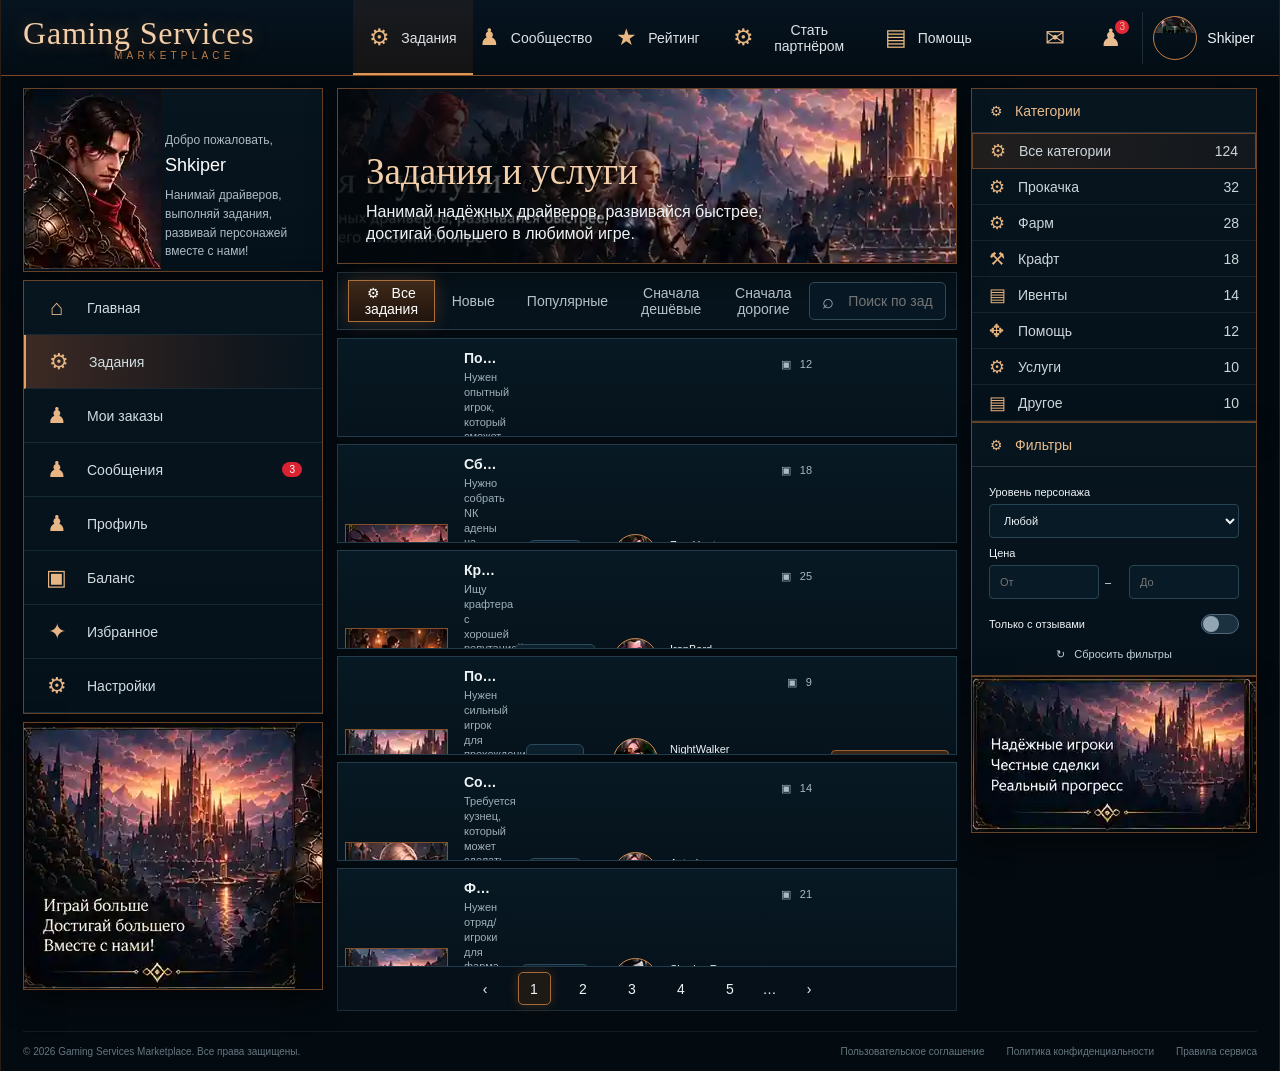
<file: index.html>
<!doctype html><html lang="ru"><head><meta charset="utf-8"><meta name="viewport" content="width=device-width,initial-scale=1"><title>Gaming Services Marketplace</title><style>
:root{--bg:#02070b;--p:#06131c;--p2:#081925;--line:#233844;--gold:#d69655;--gold2:#f1c08b;--text:#eef3f6;--muted:#94a5b0}*{box-sizing:border-box}html,body{margin:0;min-height:100%;background:#02070b;color:var(--text);font:14px "Segoe UI",Arial,sans-serif}body{background:radial-gradient(circle at 55% -120px,#18304755,transparent 430px),linear-gradient(#03101a,#02070b 48%,#03090d)}button,input,select{font:inherit;color:inherit}.app{max-width:1536px;min-width:1180px;margin:auto;min-height:100vh;border-left:1px solid #2a1d15;border-right:1px solid #2a1d15;background:#030a10;box-shadow:0 0 60px #000}
.top{height:76px;display:grid;grid-template-columns:330px 1fr 330px;align-items:center;padding:0 22px;border-bottom:1px solid #7b4828;background:linear-gradient(#061420,#030c13);position:sticky;top:0;z-index:20}.logo{font:32px Georgia,serif;color:#f2cfa9;letter-spacing:.025em;text-shadow:0 0 16px #bb6c3470}.logo small{display:block;font:10px Arial;letter-spacing:.42em;color:#bf7c46;margin-left:91px;margin-top:-2px}.topnav{height:100%;display:flex;align-items:stretch;justify-content:center}.hit{position:relative;border:0;background:transparent;cursor:pointer}.hit:after{content:"";position:absolute;inset:3px;border:1px solid transparent;border-radius:4px;transition:.16s;pointer-events:none}.hit:hover:after,.hit:focus-visible:after{border-color:#d79859;background:#a4572414;box-shadow:inset 0 0 18px #d7843b22,0 0 13px #cc712d55;outline:none}.nav{min-width:120px;padding:0 15px;display:flex;align-items:center;justify-content:center;gap:11px;color:#dce2e6}.nav i{font-style:normal;color:#e8b782;font-size:23px}.nav.active{background:linear-gradient(#8c4a2622,#60311630);box-shadow:inset 0 -2px 0 #df9854}.actions{display:flex;justify-content:flex-end;align-items:center;gap:6px}.ico{width:50px;height:50px;font-size:24px;color:#e8bc90}.profile{height:52px;min-width:176px;display:flex;align-items:center;gap:10px;padding:0 10px;border-left:1px solid #1b2d38}.avtop{width:44px;height:44px;border-radius:50%;border:1px solid #c28046;background:url('assets/spriteB.webp') 0 -87px}.badge{position:absolute;right:5px;top:5px;background:#e32739;border:2px solid #07131c;border-radius:50%;font-size:10px;width:18px;height:18px;display:grid;place-items:center}
.shell{display:grid;grid-template-columns:300px minmax(0,1fr) 286px;gap:14px;padding:12px 22px 20px}.panel{border:1px solid #684326;background:linear-gradient(#07151f,#05111a);box-shadow:0 12px 28px #0007}.welcome{height:184px;display:grid;grid-template-columns:137px 1fr;overflow:hidden}.portrait{background:url('assets/promo.webp') -271px 0;width:137px;height:180px}.welcome .txt{padding:42px 8px 0 4px;color:#aebbc4;font-size:12px;line-height:1.55}.welcome strong{display:block;color:white;font-size:18px;font-weight:500;margin:2px 0 7px}.menu{margin-top:8px}.menu button{height:54px;width:100%;display:flex;align-items:center;gap:18px;padding:0 20px;border:0;border-bottom:1px solid #152a36;background:transparent;color:#d3dce1;text-align:left;position:relative;cursor:pointer}.menu button i{font-style:normal;width:25px;text-align:center;font-size:22px;color:#e8b584}.menu button.active{background:linear-gradient(90deg,#8e492c66,#3a211a44 70%,transparent);border-left:2px solid #e1a061}.menu .count{margin-left:auto;background:#d92333;color:#fff;border-radius:12px;padding:2px 7px;font-size:10px}.promo{margin-top:8px;height:268px;background:url('assets/promo.webp') 0 0;overflow:hidden}.center{min-width:0}.hero{height:176px;position:relative;overflow:hidden;background:#07131c url('assets/hero.webp') center/cover no-repeat}.hero:after{content:"";position:absolute;inset:0;background:linear-gradient(90deg,#02080de8 0,#02080da0 30%,transparent 62%)}.herocopy{position:absolute;z-index:2;left:28px;top:61px}.hero h1{margin:0 0 8px;font:37px Georgia,serif;color:#f2cfaa;text-shadow:0 2px 4px #000}.hero p{margin:0;font-size:16px;line-height:1.4}.toolbar{height:58px;margin-top:8px;border:1px solid #263946;background:#06131c;display:flex;align-items:center;gap:2px;padding:7px 10px}.tab{height:42px;padding:0 15px;border:0;background:transparent;color:#b6c0c7;cursor:pointer;position:relative}.tab.active{border:1px solid #a96f3d;background:linear-gradient(#3f2919,#20140d);color:#fff;box-shadow:0 0 17px #ad642f55}.search{margin-left:auto;width:265px;height:38px;position:relative}.search input{width:100%;height:100%;border:1px solid #314957;background:#071824;border-radius:5px;padding:0 12px 0 38px;outline:0}.search span{position:absolute;left:13px;top:8px;color:#9fb0ba;font-size:20px}.tasks{display:grid;gap:7px;margin-top:8px}.task{height:99px;border:1px solid #213b4a;background:linear-gradient(#071923,#06131c);display:grid;grid-template-columns:106px minmax(0,1fr) 90px 205px 118px;gap:13px;align-items:center;padding:7px;position:relative;overflow:hidden}.task:hover{border-color:#405a69;background:linear-gradient(#0a1d29,#071821)}.thumb{width:103px;height:84px;border:1px solid #80502d;background-image:url('assets/spriteB.webp');background-repeat:no-repeat}.t1{background-position:0 0}.t2{background-position:-102px 0}.t3{background-position:-204px 0}.t4{background-position:-306px 0}.t5{background-position:-408px 0}.t6{background-position:-510px 0}.main{min-width:0;align-self:start;padding-top:4px}.title{font-weight:600;margin-bottom:4px;white-space:nowrap;overflow:hidden;text-overflow:ellipsis}.desc{font-size:11px;color:#9fb0ba;line-height:1.35}.tags{display:flex;gap:7px;margin-top:7px}.tag{border:1px solid #355061;background:#0b202c;color:#bdc8cf;padding:3px 10px;border-radius:12px;font-size:10px}.server{text-align:center}.server b{font-weight:400;display:inline-block;border:1px solid #2d4a5c;background:#0b202c;padding:7px 9px;border-radius:6px;font-size:11px}.price{font-size:16px;margin-top:7px}.driver{display:grid;grid-template-columns:48px 1fr;column-gap:9px;align-items:center}.dav{grid-row:1/3;width:45px;height:45px;border-radius:50%;border:1px solid #cf8951;background-image:url('assets/spriteB.webp');background-repeat:no-repeat}.a1{background-position:0 -87px}.a2{background-position:-46px -87px}.a3{background-position:-92px -87px}.a4{background-position:-138px -87px}.a5{background-position:-184px -87px}.a6{background-position:-230px -87px}.driver .name{font-size:11px}.ago{font-size:10px;color:#9badb7;margin-top:2px}.rating{grid-column:1/-1;color:#f4b24d;margin-top:4px}.rating small{color:#9fb0bb;font-size:11px}.comments{position:absolute;right:144px;top:19px;color:#aab8c1;font-size:11px}.write{height:42px;border:1px solid #9b6132;background:linear-gradient(#3b2618,#1d120c);border-radius:4px;cursor:pointer;position:relative}.pager{height:44px;border:1px solid #1c2c36;border-top:0;background:#061018;display:flex;justify-content:center;align-items:center;gap:16px}.pg{width:33px;height:33px;border:0;background:transparent;cursor:pointer;border-radius:5px}.pg.active{border:1px solid #a66a38;background:#1d1a16;box-shadow:0 0 12px #a25d2b55}
.ptitle{height:44px;display:flex;align-items:center;gap:12px;padding:0 18px;color:#e8bb8d;border-bottom:1px solid #2b3540}.cat{height:36px;width:100%;display:flex;align-items:center;padding:0 17px;border:0;border-bottom:1px solid #11232e;background:transparent;color:#cbd5da;text-align:left;cursor:pointer;position:relative}.cat i{font-style:normal;width:29px;color:#e6b37e;font-size:18px}.cat b{margin-left:auto;font-weight:400}.cat.active{background:linear-gradient(90deg,#8e481e33,#3f251933);border:1px solid #6e4327}.filters{padding:10px 17px 13px;font-size:11px}.filters label{display:block;margin:9px 0 6px}.filters select,.filters input{width:100%;height:34px;border:1px solid #294454;background:#081a25;border-radius:4px;padding:0 10px;outline:0}.prow{display:grid;grid-template-columns:1fr 18px 1fr;gap:6px;align-items:center}.togrow{display:flex;justify-content:space-between;align-items:center;margin-top:15px}.toggle{width:38px;height:20px;background:#1c3140;border:1px solid #526879;border-radius:10px;position:relative;cursor:pointer}.toggle:after{content:"";position:absolute;width:16px;height:16px;left:1px;top:1px;border-radius:50%;background:#93a5b2;transition:.2s}.toggle.on{background:#6b3f21;border-color:#b9763e}.toggle.on:after{left:19px;background:#f0c08f}.reset{display:block;margin:13px auto 0;border:0;background:transparent;color:#c6d0d6;cursor:pointer}.rpromo{height:157px;background:url('assets/promo.webp') -408px 0}.footer{height:40px;margin:0 22px;border-top:1px solid #101d25;color:#657781;display:flex;align-items:center;justify-content:space-between;font-size:10px}.footer .links{display:flex;gap:22px}.toast{position:fixed;right:22px;bottom:22px;z-index:40;opacity:0;transform:translateY(10px);transition:.2s;border:1px solid #9d6137;background:#09141c;color:#f0dcc7;padding:11px 15px;border-radius:5px;pointer-events:none}.toast.show{opacity:1;transform:none}.modal{position:fixed;inset:0;z-index:50;background:#000b;display:none;place-items:center}.modal.open{display:grid}.mcard{width:min(520px,90vw);border:1px solid #8e5934;background:linear-gradient(#0a1a24,#061019);box-shadow:0 30px 80px #000;padding:22px}.mcard h2{font:25px Georgia;color:#efc69e;margin:0 0 10px}.mcard p{color:#b9c5cc;line-height:1.6}.ma{display:flex;justify-content:flex-end;gap:8px}.ma button{border:1px solid #765033;background:#101922;padding:9px 14px;cursor:pointer}.ma .primary{background:linear-gradient(#4a2d1b,#21130c);border-color:#a56a3b}.empty{border:1px solid #263b47;padding:45px;text-align:center;color:#9eafb9;background:#07151e}@media(max-width:1250px){.app{min-width:900px}.shell{grid-template-columns:250px 1fr}.right{display:none}.top{grid-template-columns:280px 1fr 270px}.nav{min-width:100px}.task{grid-template-columns:95px 1fr 90px 170px 108px}.comments{display:none}}@media(max-width:900px){.app{min-width:760px}.left{display:none}.shell{grid-template-columns:1fr}.top{grid-template-columns:250px 1fr}.actions{display:none}.topnav{overflow:auto}.task{grid-template-columns:95px 1fr 90px 110px}.driver{display:none}}
</style></head><body><div class="app"><header class="top"><div class="logo">Gaming Services<small>MARKETPLACE</small></div><nav class="topnav"><button class="nav hit active" data-action="Задания"><i>⚙</i>Задания</button><button class="nav hit" data-action="Сообщество"><i>♟</i>Сообщество</button><button class="nav hit" data-action="Рейтинг"><i>★</i>Рейтинг</button><button class="nav hit" data-action="Стать партнёром"><i>⚙</i>Стать партнёром</button><button class="nav hit" data-action="Помощь"><i>▤</i>Помощь</button></nav><div class="actions"><button class="ico hit" data-action="Сообщения">✉</button><button class="ico hit" data-action="Уведомления">♟<span class="badge">3</span></button><button class="profile hit" data-action="Профиль Shkiper"><span class="avtop"></span><span>Shkiper</span><span style="margin-left:auto">⌄</span></button></div></header>
<div class="shell"><aside class="left"><section class="welcome panel"><div class="portrait"></div><div class="txt">Добро пожаловать,<strong>Shkiper</strong>Нанимай драйверов,<br>выполняй задания,<br>развивай персонажей<br>вместе с нами!</div></section><section class="menu panel"><button class="hit" data-action="Главная"><i>⌂</i>Главная</button><button class="hit active" data-action="Задания"><i>⚙</i>Задания</button><button class="hit" data-action="Мои заказы"><i>♟</i>Мои заказы</button><button class="hit" data-action="Сообщения"><i>♟</i>Сообщения<span class="count">3</span></button><button class="hit" data-action="Профиль"><i>♟</i>Профиль</button><button class="hit" data-action="Баланс"><i>▣</i>Баланс</button><button class="hit" data-action="Избранное"><i>✦</i>Избранное</button><button class="hit" data-action="Настройки"><i>⚙</i>Настройки</button></section><section class="promo panel"></section></aside>
<main class="center"><section class="hero panel"><div class="hero-copy herocopy"><h1>Задания и услуги</h1><p>Нанимай надёжных драйверов, развивайся быстрее,<br>достигай большего в любимой игре.</p></div></section><section class="toolbar"><button class="tab hit active" data-mode="all">⚙ &nbsp; Все задания</button><button class="tab hit" data-mode="new">Новые</button><button class="tab hit" data-mode="popular">Популярные</button><button class="tab hit" data-mode="cheap">Сначала дешёвые</button><button class="tab hit" data-mode="expensive">Сначала дорогие</button><div class="search"><span>⌕</span><input id="search" placeholder="Поиск по заданиям..."></div></section><section id="tasks" class="tasks"></section><nav class="pager"><button class="pg">‹</button><button class="pg active">1</button><button class="pg">2</button><button class="pg">3</button><button class="pg">4</button><button class="pg">5</button><span>…</span><button class="pg">›</button></nav></main>
<aside class="right"><section class="panel"><div class="ptitle">⚙ <span>Категории</span></div><button class="cat hit active" data-cat="all"><i>⚙</i>Все категории<b>124</b></button><button class="cat hit" data-cat="Прокачка"><i>⚙</i>Прокачка<b>32</b></button><button class="cat hit" data-cat="Фарм"><i>⚙</i>Фарм<b>28</b></button><button class="cat hit" data-cat="Крафт"><i>⚒</i>Крафт<b>18</b></button><button class="cat hit" data-cat="Ивенты"><i>▤</i>Ивенты<b>14</b></button><button class="cat hit" data-cat="Помощь"><i>✥</i>Помощь<b>12</b></button><button class="cat hit" data-cat="Услуги"><i>⚙</i>Услуги<b>10</b></button><button class="cat hit" data-cat="Другое"><i>▤</i>Другое<b>10</b></button></section><section class="panel"><div class="ptitle">⚙ <span>Фильтры</span></div><div class="filters"><label>Уровень персонажа</label><select id="level"><option>Любой</option><option>1–40</option><option>40–76</option><option>76+</option></select><label>Цена</label><div class="prow"><input id="minPrice" placeholder="От"><span>–</span><input id="maxPrice" placeholder="До"></div><div class="togrow"><span>Только с отзывами</span><div id="reviewsToggle" class="toggle"></div></div><button id="reset" class="reset">↻ &nbsp; Сбросить фильтры</button></div></section><section class="rpromo panel"></section></aside></div><footer class="footer"><span>© 2026 Gaming Services Marketplace. Все права защищены.</span><div class="links"><span>Пользовательское соглашение</span><span>Политика конфиденциальности</span><span>Правила сервиса</span></div></footer></div>
<div id="toast" class="toast"></div><div id="modal" class="modal"><div class="mcard"><h2 id="mt">Задание</h2><p id="mp"></p><div class="ma"><button id="close">Закрыть</button><button class="primary" id="contact">Написать</button></div></div></div><script>
const D=[['Поднять персонажа на 60 уровень','Нужен опытный игрок, который сможет быстро и безопасно прокачать персонажа до 60 уровня. Все детали обсудим в чате.','Прокачка',['Прокачка','Фарм'],'Scryde x1',50,'Ragnarok','3 дня назад',4.9,128,12,1,1,92],['Сбор адены на спотах','Нужно собрать NК адены на спотах (Локация: Долина Драконов). Оплата после проверки.','Фарм',['Фарм','Адена'],'Луч x5',30,'ZergHunter','5 минут назад',4.8,96,18,2,2,99],['Крафт S грейда (оружие/броня)','Ищу крафтера с хорошей репутацией. Нужен крафт S грейда. Материалы предоставлю.','Крафт',['Крафт','S грейд'],'BonePTS x3',80,'IronBard','12 минут назад',4.8,74,25,3,3,87],['Помощь в прохождении ивента','Нужен сильный игрок для прохождения ивента. Опыт обязателен. Подробности в личке.','Ивенты',['Ивенты','Помощь'],'VON x1',40,'NightWalker','45 минут назад',4.7,63,9,4,4,74],['Создать 20 предметов (ковка/кузнец)','Требуется кузнец, который может сделать 20 предметов. Материалы мои. Оплата — по договорённости.','Крафт',['Крафт','Кузнец'],'Луч x3',25,'Asteria','1 час назад',4.7,58,14,5,5,68],['Фарм эпиков (по договорённости)','Нужен отряд/игроки для фарма эпиков. Опыт обязателен. Пиши в ЛС, обсудим условия.','Фарм',['Фарм','Эпики'],'Scryde x1',60,'ShadowRogue','2 часа назад',4.6,52,21,6,6,83]];let S={mode:'all',cat:'all',reviews:false};const $=s=>document.querySelector(s),$$=s=>[...document.querySelectorAll(s)];function esc(s){return String(s).replace(/[&<>"']/g,m=>({'&':'&amp;','<':'&lt;','>':'&gt;','"':'&quot;',"'":'&#039;'}[m]))}function render(){let q=$('#search').value.toLowerCase(),mn=+$('#minPrice').value||0,mx=+$('#maxPrice').value||1e9,a=D.filter(x=>(S.cat==='all'||x[2]===S.cat)&&x[5]>=mn&&x[5]<=mx&&(!S.reviews||x[9]>0)&&(x[0].toLowerCase().includes(q)||x[1].toLowerCase().includes(q)||x[6].toLowerCase().includes(q)));if(S.mode==='new')a=[...a].reverse();if(S.mode==='popular')a=[...a].sort((x,y)=>y[13]-x[13]);if(S.mode==='cheap')a=[...a].sort((x,y)=>x[5]-y[5]);if(S.mode==='expensive')a=[...a].sort((x,y)=>y[5]-x[5]);$('#tasks').innerHTML=a.length?a.map(x=>`<article class="task"><div class="thumb t${x[11]}"></div><div class="main"><div class="title">${esc(x[0])}</div><div class="desc">${esc(x[1])}</div><div class="tags">${x[3].map(t=>`<span class="tag">${esc(t)}</span>`).join('')}</div></div><div class="server"><b>${esc(x[4])}</b><div class="price">€ ${x[5]}</div></div><div class="driver"><div class="dav a${x[12]}"></div><div class="name">${esc(x[6])}</div><div class="ago">${esc(x[7])}</div><div class="rating">★ ${x[8]} <small>(${x[9]})</small></div></div><span class="comments">▣ &nbsp; ${x[10]}</span><button class="write hit" data-task="${esc(x[0])}">Написать</button></article>`).join(''):'<div class="empty">По выбранным фильтрам заданий нет.</div>';$$('[data-task]').forEach(b=>b.onclick=()=>openTask(b.dataset.task))}function toast(t){let e=$('#toast');e.textContent=t;e.classList.add('show');clearTimeout(window.tt);window.tt=setTimeout(()=>e.classList.remove('show'),1500)}function openTask(t){let x=D.find(d=>d[0]===t);$('#mt').textContent=x[0];$('#mp').textContent=`${x[1]} Сервер: ${x[4]}. Бюджет: €${x[5]}. Драйвер: ${x[6]}.`;$('#modal').classList.add('open')}$$('[data-action]').forEach(b=>b.onclick=()=>{if(b.classList.contains('nav')){$$('.nav').forEach(x=>x.classList.remove('active'));b.classList.add('active')}if(b.closest('.menu')){$$('.menu button').forEach(x=>x.classList.remove('active'));b.classList.add('active')}toast(b.dataset.action)});$$('.tab').forEach(b=>b.onclick=()=>{$$('.tab').forEach(x=>x.classList.remove('active'));b.classList.add('active');S.mode=b.dataset.mode;render()});$$('.cat').forEach(b=>b.onclick=()=>{$$('.cat').forEach(x=>x.classList.remove('active'));b.classList.add('active');S.cat=b.dataset.cat;render()});['search','minPrice','maxPrice'].forEach(id=>$('#'+id).oninput=render);$('#reviewsToggle').onclick=e=>{S.reviews=!S.reviews;e.currentTarget.classList.toggle('on',S.reviews);render()};$('#level').onchange=e=>toast('Уровень: '+e.target.value);$('#reset').onclick=()=>{S={mode:'all',cat:'all',reviews:false};$('#search').value=$('#minPrice').value=$('#maxPrice').value='';$('#level').selectedIndex=0;$('#reviewsToggle').classList.remove('on');$$('.tab').forEach((x,i)=>x.classList.toggle('active',i===0));$$('.cat').forEach((x,i)=>x.classList.toggle('active',i===0));render();toast('Фильтры сброшены')};$$('.pg').forEach(b=>b.onclick=()=>{if(/^\d+$/.test(b.textContent)){$$('.pg').forEach(x=>x.classList.remove('active'));b.classList.add('active')}toast('Страница '+b.textContent)});$('#close').onclick=()=>$('#modal').classList.remove('open');$('#contact').onclick=()=>{$('#modal').classList.remove('open');toast('Открываем чат')};$('#modal').onclick=e=>{if(e.target.id==='modal')e.currentTarget.classList.remove('open')};render();
</script></body></html>
</file>
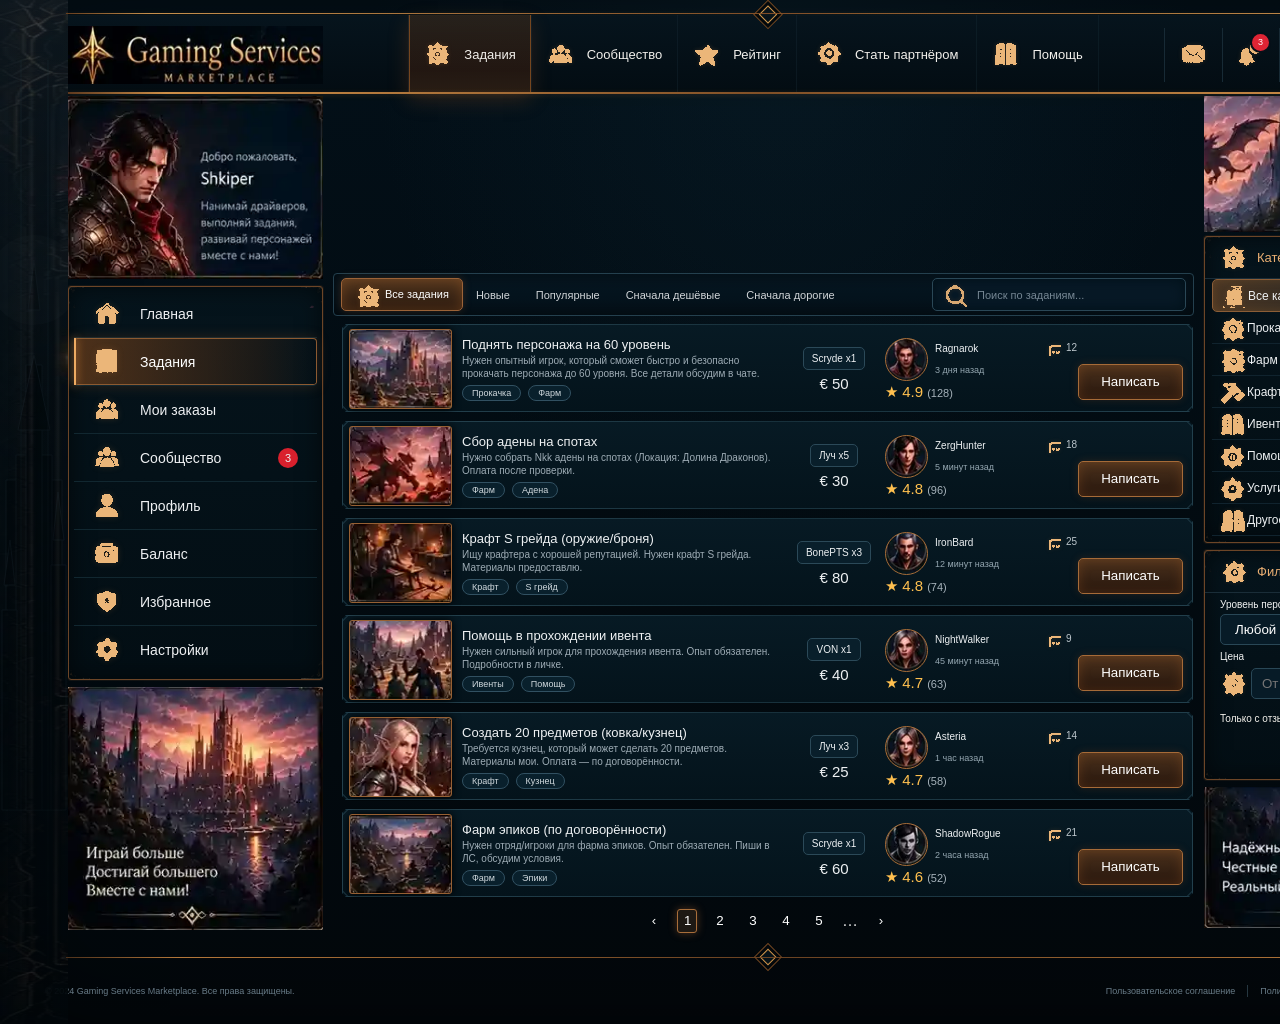
<file: preview-etalon/index.html>
<!doctype html>
<html lang="ru">
<head>
  <meta charset="utf-8">
  <meta name="viewport" content="width=1536">
  <title>Gaming Services Marketplace</title>
  <link rel="stylesheet" href="styles-1.css">
  <link rel="stylesheet" href="styles-2.css">
  <link rel="stylesheet" href="styles-3.css">
  <link rel="stylesheet" href="assets-a.css">
  <link rel="stylesheet" href="assets-b.css">
  <link rel="stylesheet" href="assets-c.css">
  <link rel="stylesheet" href="assets-d.css">
  <link rel="stylesheet" href="assets-e.css">
  <link rel="stylesheet" href="assets-f.css">
  <link rel="stylesheet" href="assets-g.css">
  <link rel="stylesheet" href="assets-h.css">
  <link rel="stylesheet" href="assets-i.css">
  <link rel="stylesheet" href="assets-j.css">
  <link rel="stylesheet" href="assets-k.css">
  <link rel="stylesheet" href="visual-v2.css?v=2">
  <link rel="stylesheet" href="visual-v2-fixes.css?v=2">
  <link rel="stylesheet" href="visual-v3.css?v=1">
  <link rel="stylesheet" href="visual-v3-assets.css?v=1">
</head>
<body>
<div class="page-shell">
  <div class="lace lace-left"></div><div class="lace lace-right"></div>
  <header class="topbar">
    <button class="brand route-control" type="button" data-route="home" aria-label="Gaming Services Marketplace"><span class="atlas-slice atlas-logo" aria-hidden="true"></span></button>
    <nav class="topnav" aria-label="Главное меню">
      <button class="topnav-item active route-control" type="button" data-route="tasks"><span class="ico-sprite i-category-title"></span><span>Задания</span></button>
      <button class="topnav-item route-control" type="button" data-route="community"><span class="ico-sprite i-top-community"></span><span>Сообщество</span></button>
      <button class="topnav-item route-control" type="button" data-route="rating"><span class="ico-sprite i-top-rating"></span><span>Рейтинг</span></button>
      <button class="topnav-item partner route-control" type="button" data-route="partner"><span class="ico-sprite i-top-partner"></span><span>Стать партнёром</span></button>
      <button class="topnav-item route-control" type="button" data-route="help"><span class="ico-sprite i-top-help"></span><span>Помощь</span></button>
    </nav>
    <div class="top-actions">
      <button class="header-icon route-control" type="button" data-route="messages" aria-label="Сообщения"><span class="ico-sprite i-mail"></span></button>
      <button class="header-icon notify route-control" type="button" data-route="notifications" aria-label="Уведомления"><span class="ico-sprite i-bell"></span></button>
      <button class="profile-chip route-control" type="button" data-route="profile"><span class="atlas-slice atlas-profile" aria-hidden="true"></span><span>Shkiper</span><b>⌄</b></button>
    </div>
  </header>

  <div class="layout">
    <aside class="left-col">
      <section class="welcome-exact"><span class="atlas-slice atlas-welcome" role="img" aria-label="Добро пожаловать, Shkiper"></span></section>
      <nav class="side-menu ornate-panel" aria-label="Личный кабинет">
        <button class="route-control" type="button" data-route="home"><span class="ico-sprite i-home"></span><span>Главная</span></button>
        <button class="active route-control" type="button" data-route="tasks"><span class="ico-sprite i-tasks"></span><span>Задания</span></button>
        <button class="route-control" type="button" data-route="orders"><span class="ico-sprite i-orders"></span><span>Мои заказы</span></button>
        <button class="route-control" type="button" data-route="messages"><span class="ico-sprite i-community"></span><span>Сообщество</span><em>3</em></button>
        <button class="route-control" type="button" data-route="profile"><span class="ico-sprite i-profile"></span><span>Профиль</span></button>
        <button class="route-control" type="button" data-route="balance"><span class="ico-sprite i-balance"></span><span>Баланс</span></button>
        <button class="route-control" type="button" data-route="favorites"><span class="ico-sprite i-favorite"></span><span>Избранное</span></button>
        <button class="route-control" type="button" data-route="settings"><span class="ico-sprite i-settings"></span><span>Настройки</span></button>
      </nav>
      <section class="promo-exact"><span class="atlas-slice atlas-promo-left" role="img" aria-label="Играй больше. Достигай большего. Вместе с нами!"></span></section>
    </aside>

    <main class="center-col">
      <section class="hero-exact"><span class="atlas-slice atlas-hero" role="img" aria-label="Задания и услуги"></span></section>
      <section class="toolbar rounded-panel">
        <div class="tabs">
          <button class="tab active" type="button"><span class="ico-sprite i-category-title"></span>Все задания</button>
          <button class="tab" type="button" data-mode="new">Новые</button>
          <button class="tab" type="button" data-mode="popular">Популярные</button>
          <button class="tab" type="button" data-mode="cheap">Сначала дешёвые</button>
          <button class="tab" type="button" data-mode="expensive">Сначала дорогие</button>
        </div>
        <label class="searchbox"><span class="ico-sprite i-search"></span><input id="search" type="search" placeholder="Поиск по заданиям..."></label>
      </section>
      <section class="task-list" id="tasks"></section>
      <nav class="pagination" aria-label="Страницы заданий"><button type="button" data-page="prev">‹</button><button class="active" type="button" data-page="1">1</button><button type="button" data-page="2">2</button><button type="button" data-page="3">3</button><button type="button" data-page="4">4</button><button type="button" data-page="5">5</button><span>…</span><button type="button" data-page="next">›</button></nav>
    </main>

    <aside class="right-col">
      <div class="hero-right"><span class="atlas-slice atlas-hero-right" aria-hidden="true"></span></div>
      <section class="right-panel ornate-panel categories">
        <h2><span class="ico-sprite i-category-title"></span>Категории</h2>
        <button class="cat active" type="button" data-cat="all"><span class="ico-sprite i-category-all"></span><span>Все категории</span><b>124</b></button>
        <button class="cat" type="button" data-cat="Прокачка"><span class="ico-sprite i-category-level"></span><span>Прокачка</span><b>32</b></button>
        <button class="cat" type="button" data-cat="Фарм"><span class="ico-sprite i-category-farm"></span><span>Фарм</span><b>28</b></button>
        <button class="cat" type="button" data-cat="Крафт"><span class="ico-sprite i-category-craft"></span><span>Крафт</span><b>18</b></button>
        <button class="cat" type="button" data-cat="Ивенты"><span class="ico-sprite i-category-events"></span><span>Ивенты</span><b>14</b></button>
        <button class="cat" type="button" data-cat="Помощь"><span class="ico-sprite i-category-help"></span><span>Помощь</span><b>12</b></button>
        <button class="cat" type="button" data-cat="Услуги"><span class="ico-sprite i-category-services"></span><span>Услуги</span><b>10</b></button>
        <button class="cat" type="button" data-cat="Другое"><span class="ico-sprite i-category-other"></span><span>Другое</span><b>10</b></button>
      </section>
      <section class="right-panel ornate-panel filters">
        <h2><span class="ico-sprite i-filter"></span>Фильтры</h2>
        <label>Уровень персонажа<select id="level"><option>Любой</option></select></label>
        <label>Цена</label>
        <div class="price-row"><span class="ico-sprite i-filter-price"></span><input id="minPrice" inputmode="numeric" placeholder="От"><span>–</span><input id="maxPrice" inputmode="numeric" placeholder="До"></div>
        <div class="switch-row"><span>Только с отзывами</span><button class="switch" type="button" id="reviews" aria-pressed="false"><i></i></button></div>
        <button class="reset" type="button" id="reset"><span class="ico-sprite i-refresh"></span>Сбросить фильтры</button>
      </section>
      <section class="promo-exact right-promo"><span class="atlas-slice atlas-promo-right" role="img" aria-label="Надёжные игроки. Честные сделки. Реальный прогресс"></span></section>
    </aside>
  </div>

  <footer class="footer"><span>© 2024 Gaming Services Marketplace. Все права защищены.</span><nav><button class="footer-link route-control" type="button" data-route="terms">Пользовательское соглашение</button><i></i><button class="footer-link route-control" type="button" data-route="privacy">Политика конфиденциальности</button><i></i><button class="footer-link route-control" type="button" data-route="rules">Правила сервиса</button></nav></footer>
</div>
<div class="toast" id="toast"></div>
<div class="modal" id="modal"><div class="modal-card"><button class="modal-x" type="button" id="modalClose">×</button><h2 id="modalTitle"></h2><p id="modalText"></p><button class="modal-primary" type="button" id="modalContact">Связаться с драйвером</button></div></div>
<script src="app.js"></script>
</body></html>
</file>
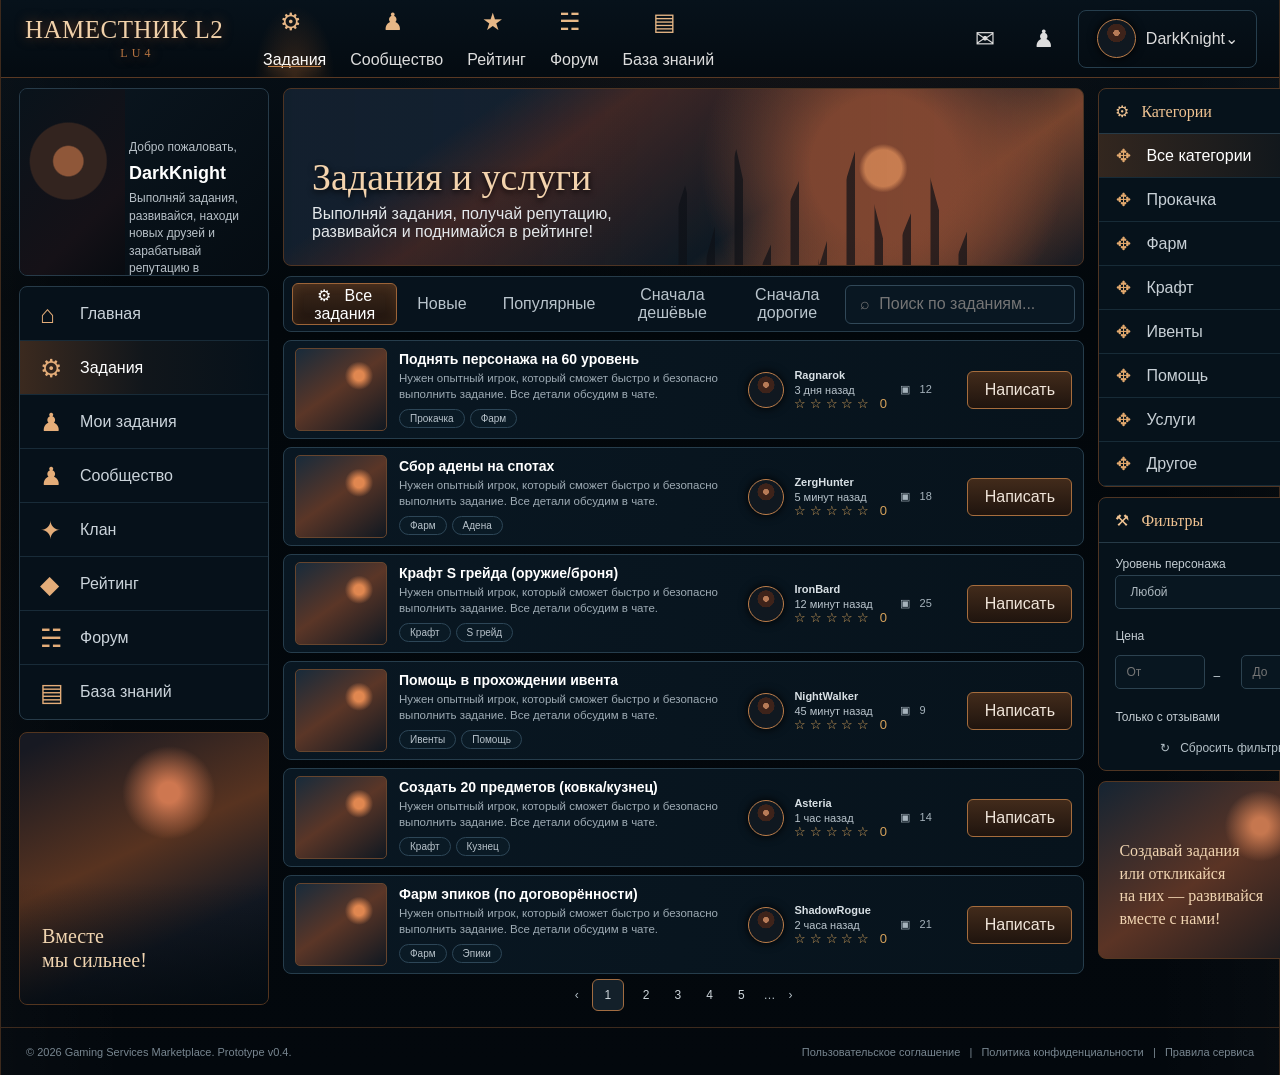
<file: v04/index.html>
<!doctype html>
<html lang="ru">
<head>
<meta charset="utf-8">
<meta name="viewport" content="width=device-width,initial-scale=1">
<title>Gaming Services Marketplace — v0.4</title>
<style>
:root{--bg:#03090f;--panel:#07131d;--panel2:#0a1924;--line:#233746;--gold:#c98a4b;--gold2:#f0c18e;--text:#e9eef2;--muted:#8e9ca7;--glow:0 0 0 1px rgba(201,138,75,.9),0 0 16px rgba(201,138,75,.38),inset 0 0 18px rgba(201,138,75,.14)}
*{box-sizing:border-box}html,body{margin:0;background:#02070b;color:var(--text);font-family:Segoe UI,Arial,sans-serif}body{min-width:1180px;background:radial-gradient(circle at 60% -10%,rgba(88,45,24,.25),transparent 30%),linear-gradient(#071018,#02070b 28%,#03080d)}
button,input,select{font:inherit}.shell{width:1536px;max-width:100%;margin:0 auto;min-height:100vh;border-left:1px solid #3d2a1d;border-right:1px solid #3d2a1d;background:linear-gradient(90deg,rgba(255,255,255,.015),transparent 10%,transparent 90%,rgba(255,255,255,.015))}
.top{height:78px;display:grid;grid-template-columns:320px 1fr 330px;align-items:center;border-bottom:1px solid #5a3923;background:linear-gradient(#07121b,#040b11);position:sticky;top:0;z-index:20}.logo{padding-left:38px;font-family:Georgia,serif;color:#f1d1aa;font-size:31px;letter-spacing:.02em;text-shadow:0 0 12px #6f3b1f}.logo small{font:12px Segoe UI;letter-spacing:.35em;color:#b87542;display:block;text-align:center;width:225px;margin-top:2px}.topnav,.account{display:flex;height:100%;align-items:center}.navitem,.iconbtn,.profilebtn{position:relative;height:100%;display:grid;place-items:center;border:0;background:transparent;color:#ddd;cursor:pointer;padding:0 21px}.navitem.active{background:radial-gradient(ellipse at bottom,rgba(164,92,40,.30),transparent 65%);color:#fff}.navitem.active:after{content:"";position:absolute;left:17px;right:17px;bottom:10px;height:1px;background:#c48249;box-shadow:0 0 10px #c48249}.navitem .i{font-size:24px;color:#e7b786;margin-right:8px}.navitem:hover,.iconbtn:hover,.profilebtn:hover{color:white}.hot{position:absolute;inset:5px;border:1px solid transparent;border-radius:6px;pointer-events:none}.navitem:hover .hot,.iconbtn:hover .hot,.profilebtn:hover .hot,.sideitem:hover .hot,.write:hover .hot,.tab:hover .hot,.cat:hover .hot{border-color:#b8733e;box-shadow:var(--glow);background:rgba(190,107,48,.05)}.account{justify-content:flex-end;padding-right:22px}.iconbtn{width:58px;font-size:24px}.profilebtn{height:58px;margin-left:8px;padding:0 18px;border:1px solid #263e4d;border-radius:8px;display:flex;gap:10px}.avatar{width:39px;height:39px;border-radius:50%;border:1px solid #bd7d49;background:radial-gradient(circle at 50% 35%,#b87b57 0 10%,#3e231a 11% 30%,#101820 31%);box-shadow:0 0 10px #000}
.grid{display:grid;grid-template-columns:305px 1fr 300px;gap:14px;padding:10px 18px 12px}.left,.right{min-width:0}.profileCard{height:188px;border:1px solid #273b49;border-radius:8px;display:grid;grid-template-columns:126px 1fr;overflow:hidden;background:linear-gradient(135deg,#0b1721,#050c12)}.portrait{background:radial-gradient(circle at 46% 35%,#8f5739 0 10%,#33241f 11% 26%,transparent 27%),linear-gradient(135deg,#09131b,#151117 65%,#050a0f)}.welcome{padding:50px 12px 0 4px;color:#b8c1c8;font-size:12px;line-height:1.45}.welcome b{display:block;color:white;font-size:18px;margin:4px 0}.side{margin-top:10px;border:1px solid #273b49;border-radius:8px;overflow:hidden;background:#06111a}.sideitem{position:relative;height:54px;border:0;border-bottom:1px solid #182b38;background:transparent;color:#cbd4db;width:100%;text-align:left;padding:0 18px 0 60px;cursor:pointer}.sideitem:last-child{border-bottom:0}.sideitem:before{content:attr(data-icon);position:absolute;left:20px;top:13px;font-size:25px;color:#e4ad79}.sideitem.active{background:linear-gradient(90deg,rgba(145,82,39,.38),rgba(145,82,39,.08),transparent);color:#fff}.promo{height:273px;margin-top:12px;border:1px solid #53351f;border-radius:8px;position:relative;overflow:hidden;background:radial-gradient(circle at 60% 22%,#ce7750 0 4%,transparent 18%),linear-gradient(155deg,#171922 5%,#583320 44%,#131923 72%,#071018)}.promo:after{content:"";position:absolute;inset:0;background:linear-gradient(transparent 55%,rgba(2,8,13,.65))}.promoText{position:absolute;left:22px;bottom:32px;z-index:2;font:20px Georgia;color:#f0d4b0;line-height:1.2}
.hero{height:178px;border:1px solid #4e3423;border-radius:8px;position:relative;overflow:hidden;background:linear-gradient(90deg,rgba(7,13,19,.25),rgba(7,13,19,.05)),radial-gradient(circle at 75% 45%,#db8856 0 3%,#8c4c34 4% 12%,transparent 30%),linear-gradient(145deg,#162536 0 22%,#4a2c29 34%,#0f1b26 62%,#7e472f 78%,#151a22 100%)}.hero:before{content:"";position:absolute;right:13%;bottom:0;width:320px;height:145px;background:repeating-linear-gradient(90deg,transparent 0 19px,rgba(13,16,22,.88) 20px 28px);clip-path:polygon(0 100%,8% 45%,14% 100%,24% 20%,32% 100%,44% 40%,50% 100%,62% 15%,72% 100%,84% 35%,92% 100%,100% 55%,100% 100%);opacity:.8}.heroText{position:absolute;left:28px;bottom:24px;z-index:2}.hero h1{font:38px Georgia;margin:0 0 6px;color:#f3d3ad;text-shadow:0 2px 6px #000}.hero p{margin:0;color:#e4e8eb;font-size:16px}.toolbar{height:56px;border:1px solid #263b49;border-radius:8px;margin-top:10px;background:#07131d;display:flex;align-items:center;padding:6px 8px;gap:4px}.tab{position:relative;height:42px;border:0;background:transparent;color:#b9c4cc;padding:0 16px;cursor:pointer}.tab.active{border:1px solid #9c6438;border-radius:6px;background:linear-gradient(#3d281a,#1d130e);color:white;box-shadow:inset 0 0 12px rgba(208,134,70,.15)}.search{margin-left:auto;width:265px;height:39px;border:1px solid #314858;background:#091722;border-radius:6px;color:white;padding:0 14px}.tasks{display:grid;gap:8px;margin-top:8px}.task{height:99px;border:1px solid #263d4c;border-radius:8px;background:linear-gradient(100deg,#091722,#07131c);display:grid;grid-template-columns:108px 1fr 176px 72px 122px;gap:12px;align-items:center;padding:7px 11px}.thumb{height:83px;border:1px solid #66452e;border-radius:5px;background:radial-gradient(circle at 70% 33%,#e08750 0 6%,transparent 17%),linear-gradient(145deg,#182b3b,#5b3627 48%,#101821)}.task h3{margin:0 0 4px;font-size:14px;color:white}.task p{margin:0;color:#9eabb4;font-size:11.5px;line-height:1.35}.tags{margin-top:6px}.tag{display:inline-block;border:1px solid #2d4657;border-radius:15px;padding:3px 10px;margin-right:5px;color:#b8c3cb;font-size:10px;background:#0a1a25}.driver{display:grid;grid-template-columns:38px 1fr;gap:8px;align-items:center;font-size:11px;color:#b9c4cc}.driver .avatar{width:36px;height:36px}.driver b{display:block;color:#d8e0e5;margin-bottom:3px}.stars{color:#d7a35c;font-size:13px}.comments{font-size:11px;color:#a6b3bc}.write{position:relative;height:38px;border:1px solid #a66d3d;border-radius:6px;background:linear-gradient(#422b1b,#1f140e);color:#f0e5da;cursor:pointer}.write:hover{box-shadow:var(--glow)}.pager{height:41px;display:flex;align-items:center;justify-content:center;gap:13px;color:#b7c2c9;font-size:12px}.page{border:0;background:transparent;color:#cdd5da;cursor:pointer}.page.active{width:32px;height:32px;border:1px solid #a16c41;border-radius:6px;background:#13202a}
.panel{border:1px solid #4f3523;border-radius:8px;background:#06121b;margin-bottom:10px;overflow:hidden}.panelTitle{height:45px;display:flex;align-items:center;padding:0 16px;border-bottom:1px solid #263a47;color:#f0c392;font-family:Georgia;font-size:16px}.cat{position:relative;height:44px;width:100%;border:0;border-bottom:1px solid #172b37;background:transparent;color:#c8d0d6;display:flex;align-items:center;justify-content:space-between;padding:0 18px 0 47px;cursor:pointer}.cat:before{content:"✥";position:absolute;left:17px;color:#e2a96e;font-size:18px}.cat.active{background:linear-gradient(90deg,rgba(145,82,39,.32),transparent);color:white}.filters{padding:14px 16px;font-size:12px;color:#c3ccd2}.filters label{display:block;margin:0 0 8px}.filters select,.filters input{width:100%;height:34px;background:#081620;border:1px solid #2c4250;border-radius:5px;color:#aeb9c0;padding:0 10px;margin:4px 0 12px}.priceRow{display:grid;grid-template-columns:1fr 20px 1fr;gap:8px;align-items:center}.switchrow{display:flex;justify-content:space-between;align-items:center;margin:6px 0 14px}.switch{width:34px;height:19px;border-radius:12px;background:#1b3040;border:1px solid #405563;position:relative}.switch:after{content:"";position:absolute;width:15px;height:15px;left:1px;top:1px;border-radius:50%;background:#8fa0ab}.reset{width:100%;border:0;background:transparent;color:#b5c1c8;cursor:pointer}.smallpromo{height:178px;border:1px solid #553721;border-radius:8px;position:relative;background:radial-gradient(circle at 65% 25%,#c6774f 0 4%,transparent 17%),linear-gradient(145deg,#152432,#5b3425 48%,#0b141c)}.smallpromo div{position:absolute;left:20px;bottom:28px;font:16px Georgia;line-height:1.4;color:#f0d4b1}.footer{height:48px;border-top:1px solid #3d2a1d;display:flex;align-items:center;justify-content:space-between;padding:0 25px;color:#788690;font-size:11px}.toast{position:fixed;right:22px;bottom:22px;z-index:50;background:#07131d;border:1px solid #a86d3c;border-radius:7px;padding:12px 16px;color:#f4dfca;box-shadow:0 0 20px #000;opacity:0;transform:translateY(10px);transition:.2s;pointer-events:none}.toast.show{opacity:1;transform:none}
@media(max-width:1280px){body{min-width:1000px}.shell{width:100%}.grid{grid-template-columns:250px 1fr 250px}.task{grid-template-columns:92px 1fr 140px 55px 105px}.top{grid-template-columns:250px 1fr 260px}.logo{font-size:25px;padding-left:24px}.navitem{padding:0 12px}.profileCard{grid-template-columns:105px 1fr}}
</style>
</head>
<body>
<div class="shell">
<header class="top"><div class="logo">НАМЕСТНИК L2<small>LU4</small></div><nav class="topnav"><button class="navitem active" onclick="go('Задания')"><span class="hot"></span><span class="i">⚙</span>Задания</button><button class="navitem" onclick="go('Сообщество')"><span class="hot"></span><span class="i">♟</span>Сообщество</button><button class="navitem" onclick="go('Рейтинг')"><span class="hot"></span><span class="i">★</span>Рейтинг</button><button class="navitem" onclick="go('Форум')"><span class="hot"></span><span class="i">☵</span>Форум</button><button class="navitem" onclick="go('База знаний')"><span class="hot"></span><span class="i">▤</span>База знаний</button></nav><div class="account"><button class="iconbtn" onclick="go('Сообщения')"><span class="hot"></span>✉</button><button class="iconbtn" onclick="go('Уведомления')"><span class="hot"></span>♟</button><button class="profilebtn" onclick="go('Профиль DarkKnight')"><span class="hot"></span><span class="avatar"></span>DarkKnight⌄</button></div></header>
<div class="grid">
<aside class="left"><div class="profileCard"><div class="portrait"></div><div class="welcome">Добро пожаловать,<b>DarkKnight</b>Выполняй задания,<br>развивайся, находи<br>новых друзей и зарабатывай<br>репутацию в сообществе.</div></div><div class="side"><button class="sideitem" data-icon="⌂" onclick="go('Главная')"><span class="hot"></span>Главная</button><button class="sideitem active" data-icon="⚙" onclick="go('Задания')"><span class="hot"></span>Задания</button><button class="sideitem" data-icon="♟" onclick="go('Мои задания')"><span class="hot"></span>Мои задания</button><button class="sideitem" data-icon="♟" onclick="go('Сообщество')"><span class="hot"></span>Сообщество</button><button class="sideitem" data-icon="✦" onclick="go('Клан')"><span class="hot"></span>Клан</button><button class="sideitem" data-icon="◆" onclick="go('Рейтинг')"><span class="hot"></span>Рейтинг</button><button class="sideitem" data-icon="☵" onclick="go('Форум')"><span class="hot"></span>Форум</button><button class="sideitem" data-icon="▤" onclick="go('База знаний')"><span class="hot"></span>База знаний</button></div><div class="promo"><div class="promoText">Вместе<br>мы сильнее!</div></div></aside>
<main><section class="hero"><div class="heroText"><h1>Задания и услуги</h1><p>Выполняй задания, получай репутацию,<br>развивайся и поднимайся в рейтинге!</p></div></section><div class="toolbar"><button class="tab active" onclick="selectTab(this,'Все задания')"><span class="hot"></span>⚙ &nbsp; Все задания</button><button class="tab" onclick="selectTab(this,'Новые')"><span class="hot"></span>Новые</button><button class="tab" onclick="selectTab(this,'Популярные')"><span class="hot"></span>Популярные</button><button class="tab" onclick="sortCards(1,this)"><span class="hot"></span>Сначала дешёвые</button><button class="tab" onclick="sortCards(-1,this)"><span class="hot"></span>Сначала дорогие</button><input class="search" id="q" placeholder="⌕  Поиск по заданиям..." oninput="render()"></div><section class="tasks" id="tasks"></section><div class="pager"><span>‹</span><button class="page active">1</button><button class="page">2</button><button class="page">3</button><button class="page">4</button><button class="page">5</button><span>…</span><span>›</span></div></main>
<aside class="right"><div class="panel"><div class="panelTitle">⚙ &nbsp; Категории</div><button class="cat active" onclick="setCat('all',this)"><span class="hot"></span><span>Все категории</span><b>124</b></button><button class="cat" onclick="setCat('Прокачка',this)"><span class="hot"></span><span>Прокачка</span><span>32</span></button><button class="cat" onclick="setCat('Фарм',this)"><span class="hot"></span><span>Фарм</span><span>28</span></button><button class="cat" onclick="setCat('Крафт',this)"><span class="hot"></span><span>Крафт</span><span>18</span></button><button class="cat" onclick="setCat('Ивенты',this)"><span class="hot"></span><span>Ивенты</span><span>14</span></button><button class="cat" onclick="setCat('Помощь',this)"><span class="hot"></span><span>Помощь</span><span>12</span></button><button class="cat" onclick="setCat('Услуги',this)"><span class="hot"></span><span>Услуги</span><span>10</span></button><button class="cat" onclick="setCat('Другое',this)"><span class="hot"></span><span>Другое</span><span>10</span></button></div><div class="panel"><div class="panelTitle">⚒ &nbsp; Фильтры</div><div class="filters"><label>Уровень персонажа<select><option>Любой</option></select></label><label>Цена</label><div class="priceRow"><input placeholder="От"><span>–</span><input placeholder="До"></div><div class="switchrow"><span>Только с отзывами</span><div class="switch"></div></div><button class="reset" onclick="resetFilters()">↻ &nbsp; Сбросить фильтры</button></div></div><div class="smallpromo"><div>Создавай задания<br>или откликайся<br>на них — развивайся<br>вместе с нами!</div></div></aside>
</div><footer class="footer"><span>© 2026 Gaming Services Marketplace. Prototype v0.4.</span><span>Пользовательское соглашение &nbsp; | &nbsp; Политика конфиденциальности &nbsp; | &nbsp; Правила сервиса</span></footer></div><div id="toast" class="toast"></div>
<script>
let cat='all',sort=0;const jobs=[
{title:'Поднять персонажа на 60 уровень',cat:'Прокачка',tags:['Прокачка','Фарм'],user:'Ragnarok',ago:'3 дня назад',comments:12,price:45},
{title:'Сбор адены на спотах',cat:'Фарм',tags:['Фарм','Адена'],user:'ZergHunter',ago:'5 минут назад',comments:18,price:25},
{title:'Крафт S грейда (оружие/броня)',cat:'Крафт',tags:['Крафт','S грейд'],user:'IronBard',ago:'12 минут назад',comments:25,price:80},
{title:'Помощь в прохождении ивента',cat:'Ивенты',tags:['Ивенты','Помощь'],user:'NightWalker',ago:'45 минут назад',comments:9,price:40},
{title:'Создать 20 предметов (ковка/кузнец)',cat:'Крафт',tags:['Крафт','Кузнец'],user:'Asteria',ago:'1 час назад',comments:14,price:25},
{title:'Фарм эпиков (по договорённости)',cat:'Фарм',tags:['Фарм','Эпики'],user:'ShadowRogue',ago:'2 часа назад',comments:21,price:60}
];
function render(){const q=document.getElementById('q').value.toLowerCase();let a=jobs.filter(x=>(cat==='all'||x.cat===cat)&&x.title.toLowerCase().includes(q));if(sort)a=[...a].sort((x,y)=>(x.price-y.price)*sort);document.getElementById('tasks').innerHTML=a.map((x,i)=>`<article class="task"><div class="thumb"></div><div><h3>${x.title}</h3><p>Нужен опытный игрок, который сможет быстро и безопасно выполнить задание. Все детали обсудим в чате.</p><div class="tags">${x.tags.map(t=>`<span class="tag">${t}</span>`).join('')}</div></div><div class="driver"><span class="avatar"></span><div><b>${x.user}</b>${x.ago}<div class="stars">☆ ☆ ☆ ☆ ☆ &nbsp; 0</div></div></div><div class="comments">▣ &nbsp; ${x.comments}</div><button class="write" onclick="go('Открыт заказ: ${x.title.replaceAll("'",'')}')"><span class="hot"></span>Написать</button></article>`).join('')||'<div style="padding:40px;text-align:center;color:#8fa0aa">Заданий по этому фильтру пока нет</div>'}
function toast(s){const e=document.getElementById('toast');e.textContent=s;e.classList.add('show');clearTimeout(window.tt);window.tt=setTimeout(()=>e.classList.remove('show'),1600)}
function go(s){toast(s)}function selectTab(b,s){document.querySelectorAll('.tab').forEach(x=>x.classList.remove('active'));b.classList.add('active');sort=0;toast(s);render()}function sortCards(v,b){sort=v;document.querySelectorAll('.tab').forEach(x=>x.classList.remove('active'));b.classList.add('active');render()}function setCat(v,b){cat=v;document.querySelectorAll('.cat').forEach(x=>x.classList.remove('active'));b.classList.add('active');render()}function resetFilters(){cat='all';sort=0;document.getElementById('q').value='';document.querySelectorAll('.cat').forEach((x,i)=>x.classList.toggle('active',i===0));render();toast('Фильтры сброшены')}render();
</script>
</body></html>
</file>
<file: preview-etalon/styles-1.css>
:root{--bg:#02070b;--panel:#06141d;--panel2:#071923;--line:#213746;--gold:#b7773d;--gold2:#efb86f;--cream:#f4d2a7;--text:#f1f3f4;--muted:#9faeb8}*{box-sizing:border-box}html,body{margin:0;min-height:100%;background:#02070b;color:var(--text);font-family:"Segoe UI",Arial,sans-serif}body{overflow-x:auto}.page-shell{position:relative;width:1536px;height:1024px;margin:0 auto;overflow:hidden;background:radial-gradient(ellipse at 58% -15%,#0d2840 0,#06131d 30%,#02070b 72%);box-shadow:0 0 90px #000}.page-shell:before{content:"";position:absolute;left:24px;right:24px;top:75px;height:1px;background:linear-gradient(90deg,transparent,#8b562f 3%,#d18b4f 18%,#6f4327 50%,#d18b4f 82%,transparent);opacity:.9;z-index:20}.lace{position:absolute;top:0;bottom:0;width:31px;z-index:40;pointer-events:none;background-repeat:no-repeat;background-size:31px 1024px}.lace-left{left:0;background-image:var(--img-lace-left)}.lace-right{right:0;background-image:var(--img-lace-right)}.topbar{height:76px;display:grid;grid-template-columns:347px 1fr 344px;align-items:stretch;padding:0 25px;position:relative;z-index:10;background:linear-gradient(180deg,#06131c 0,#04111a 58%,#020b11 100%)}.brand{display:flex;align-items:center;padding-left:24px;border:0;background:transparent;color:inherit;cursor:pointer;text-align:left}.brand:focus-visible,.route-control:focus-visible{outline:1px solid #d99a58;outline-offset:-3px}.atlas-slice{display:block;background-repeat:no-repeat;background-position:0 0;background-size:100% 100%}.atlas-logo{width:275px;height:53px;background-image:var(--img-logo)}.topnav{display:flex;height:76px;justify-content:flex-start;align-items:stretch}.topnav-item{position:relative;height:76px;border:0;background:transparent;color:#f0f0ee;display:flex;align-items:center;justify-content:center;gap:12px;padding:0 18px;font-size:14px;white-space:nowrap;cursor:pointer}.topnav-item .ico-sprite{width:32px;height:32px}.topnav-item.partner{padding-left:23px;padding-right:23px}.topnav-item.active{background:linear-gradient(180deg,#7a431c55,#48220e70 82%,#9d572855);box-shadow:inset 0 -2px #d99048,0 4px 18px #b65f2544}.topnav-item.active:before{content:"";position:absolute;inset:0;border-left:1px solid #8e562e;border-right:1px solid #8e562e}.topnav-item:hover{background-color:#8b4b1b18}.top-actions{display:flex;align-items:center;justify-content:flex-end;gap:5px;transform:translateX(-22px)}.header-icon{width:58px;height:56px;border:0;border-left:1px solid #142733;background:transparent;display:grid;place-items:center;cursor:pointer;position:relative}.header-icon .ico-sprite{width:32px;height:32px}.notify{border-right:1px solid #142733}.profile-chip{margin-left:4px;width:185px;height:48px;border:1px solid #233b49;border-radius:8px;background:linear-gradient(#081923,#05121a);display:flex;align-items:center;gap:13px;padding:0 10px 0 2px;color:#fff;font-size:16px;cursor:pointer;box-shadow:inset 0 0 18px #001018}.atlas-profile{width:51px;height:51px;border-radius:50%;border:1px solid #b87639;margin-left:-6px;background-image:var(--img-profile)}.profile-chip b{font-weight:400;margin-left:auto;font-size:18px}.layout{height:889px;padding:5px 24px 0;display:grid;grid-template-columns:278px 910px 278px;gap:11px;position:relative;z-index:4}.left-col,.center-col,.right-col{min-width:0}.center-col,.right-col{position:relative;top:-3px}.welcome-exact{height:193px;overflow:hidden}.atlas-welcome{width:278px;height:192px;background-image:var(--img-welcome)}.ornate-panel{position:relative;border:1px solid #76502e;background:linear-gradient(180deg,#06151e,#041019);box-shadow:inset 0 0 28px #0008,0 0 0 1px #15191b;border-radius:10px}.ornate-panel:before{content:"";position:absolute;inset:0;pointer-events:none;border-radius:inherit;background-image:var(--corner-tl),var(--corner-tr),var(--corner-bl),var(--corner-br);background-repeat:no-repeat;background-position:left top,right top,left bottom,right bottom;background-size:26px 26px;opacity:.85}.side-menu{height:420px;margin-top:4px;padding:4px 5px;border-radius:0 0 8px 8px}.side-menu button{width:100%;height:51px;border:0;border-bottom:1px solid #112834;background:transparent;color:#eef0f2;display:flex;align-items:center;gap:19px;padding:0 20px;font-size:15px;text-align:left;cursor:pointer;position:relative}.side-menu button:last-child{border-bottom:0}.side-menu button .ico-sprite{width:32px;height:32px;filter:drop-shadow(0 0 4px #d7863c33)}.side-menu button.active{background:linear-gradient(90deg,#9c552650,#75411c35 65%,transparent);box-shadow:inset 0 0 0 1px #8e5b32,0 0 16px #b4662b33;border-radius:5px;color:white}.side-menu button.active:before{content:"";position:absolute;left:0;top:0;bottom:0;width:2px;background:#efae67;box-shadow:0 0 9px #ef9a4e}.side-menu em{margin-left:auto;background:#d9202d;border-radius:50%;font-style:normal;font-size:11px;width:20px;height:20px;display:grid;place-items:center}.promo-exact{margin-top:7px;height:260px;overflow:hidden}.atlas-promo-left{width:278px;height:260px;background-image:var(--img-promo-left)}.atlas-promo-right{width:278px;height:148px;background-image:var(--img-promo-right)}.hero-exact{height:177px;overflow:hidden;border-radius:12px 12px 0 0}.atlas-hero{width:910px;height:177px;background-image:url('../assets/hero.webp')}.rounded-panel{border:1px solid #263e4d;background:linear-gradient(#061722,#04111a);border-radius:13px;box-shadow:inset 0 0 22px #0008}.toolbar{height:56px;margin-top:2px;margin-left:10px;width:900px;padding:7px 9px;display:flex;align-items:center;gap:7px}.tabs{display:flex;align-items:center;height:100%;white-space:nowrap}.tab{height:39px;border:0;background:transparent;color:#d0d4d7;padding:0 14px;font-size:12px;cursor:pointer;border-radius:7px}.tab .ico-sprite{width:26px;height:26px;display:inline-block;vertical-align:middle;margin-right:7px}.tab.active{border:1px solid #9d663a;background:linear-gradient(180deg,#45301d,#25170e);color:#fff;box-shadow:inset 0 0 15px #c2773344,0 0 9px #b86b3044}.searchbox{margin-left:auto;width:265px;height:39px;border:1px solid #2b4859;background:#071926;border-radius:7px;display:flex;align-items:center;gap:9px;padding:0 11px;box-shadow:inset 0 0 15px #001018}.searchbox .ico-sprite{width:26px;height:26px;opacity:.85;flex:0 0 auto}.searchbox input{min-width:0;flex:1;border:0;outline:0;background:transparent;color:#dbe2e6;font-size:12px}.searchbox input::placeholder{color:#758693}
</file>
<file: preview-etalon/styles-2.css>
.task-list{display:grid;gap:7px;margin-top:5px;margin-left:10px;width:892px}.task-card{position:relative;height:99px;display:grid;grid-template-columns:103px minmax(0,1fr) 91px 196px 114px;gap:12px;align-items:center;padding:7px 11px 7px 8px;color:#eef1f3;background:linear-gradient(180deg,#071b26,#05141d);border:1px solid transparent;background-clip:padding-box;clip-path:polygon(8px 0,calc(100% - 8px) 0,100% 8px,100% calc(100% - 8px),calc(100% - 8px) 100%,8px 100%,0 calc(100% - 8px),0 8px);box-shadow:inset 0 0 0 1px #214052}.task-card:before{content:"";position:absolute;inset:0;clip-path:inherit;background:linear-gradient(110deg,#2b4858,#152d39 48%,#213f4f);z-index:-2}.task-card:after{content:"";position:absolute;inset:1px;clip-path:polygon(7px 0,calc(100% - 7px) 0,100% 7px,100% calc(100% - 7px),calc(100% - 7px) 100%,7px 100%,0 calc(100% - 7px),0 7px);background:linear-gradient(180deg,#071b26,#05141d);z-index:-1}.task-thumb{width:102px;height:85px;border:1px solid #965f32;border-radius:4px;box-shadow:0 0 9px #000;background-image:var(--img-task-sprite);background-size:612px 85px;background-repeat:no-repeat}.task-thumb[data-task="1"]{background-position:0 0}.task-thumb[data-task="2"]{background-position:-102px 0}.task-thumb[data-task="3"]{background-position:-204px 0}.task-thumb[data-task="4"]{background-position:-306px 0}.task-thumb[data-task="5"]{background-position:-408px 0}.task-thumb[data-task="6"]{background-position:-510px 0}.task-main{align-self:center;min-width:0}.task-title{font-size:14px;font-weight:500;white-space:nowrap;overflow:hidden;text-overflow:ellipsis;margin-bottom:4px}.task-desc{font-size:11px;line-height:1.35;color:#a7b4bc;max-height:29px;overflow:hidden}.tags{display:flex;gap:8px;margin-top:6px}.tag{font-size:10px;padding:3px 11px;border:1px solid #335264;border-radius:12px;background:#0a202d;color:#d0d8dd}.server{text-align:center}.server-chip{display:inline-block;border:1px solid #294857;border-radius:6px;background:#0a1f2c;font-size:11px;padding:6px 10px}.price{font-size:16px;margin-top:6px}.driver{display:grid;grid-template-columns:45px 1fr;grid-template-rows:auto auto auto;column-gap:8px;align-items:center}.driver .avatar-sprite{grid-row:1/3;width:45px;height:45px;border-radius:50%;border:1px solid #a66a3b;background-image:var(--img-avatar-sprite);background-size:270px 45px;background-repeat:no-repeat}.avatar-sprite[data-avatar="1"]{background-position:0 0}.avatar-sprite[data-avatar="2"]{background-position:-45px 0}.avatar-sprite[data-avatar="3"]{background-position:-90px 0}.avatar-sprite[data-avatar="4"]{background-position:-135px 0}.avatar-sprite[data-avatar="5"]{background-position:-180px 0}.avatar-sprite[data-avatar="6"]{background-position:-225px 0}.driver-name{font-size:11px}.driver-time{font-size:10px;color:#9aaab4}.rating{grid-column:1/-1;margin-top:4px;color:#ffc04f;font-size:16px}.rating small{font-size:12px;color:#a7b3bb}.task-actions{display:flex;flex-direction:column;align-items:flex-end;gap:10px}.comment{align-self:flex-start;margin-left:-34px;color:#bcc6cc;font-size:11px;display:flex;align-items:center;gap:6px}.comment .ico-sprite{width:18px;height:18px}.write-btn{width:110px;height:39px;border-radius:7px;border:1px solid #a46b39;background:linear-gradient(#46301d,#25170f);color:#fff;box-shadow:inset 0 0 12px #b76a2d33,0 0 8px #9b552533;cursor:pointer}.write-btn:hover{border-color:#e3a260;box-shadow:inset 0 0 16px #cf7c3555,0 0 12px #b76a3055}.pagination{height:39px;margin-left:10px;width:892px;margin-top:5px;display:flex;align-items:center;justify-content:center;gap:14px}.pagination button{border:0;background:transparent;color:#fff;width:20px;height:24px;cursor:pointer;border-radius:4px}.pagination button.active{border:1px solid #a56d3b;background:#1e1914;box-shadow:0 0 9px #b76a3150}.pagination span{color:#ddd}.hero-right{height:138px;overflow:hidden}.atlas-hero-right{width:278px;height:138px;background-image:var(--img-hero-right)}
</file>
<file: preview-etalon/styles-3.css>
.right-panel{width:278px}.right-panel h2{height:45px;margin:0;padding:0 17px;display:flex;align-items:center;gap:12px;color:#eeb67d;font-size:14px;font-weight:500;border-bottom:1px solid #1a2d38}.right-panel h2 .ico-sprite{width:27px;height:27px}.categories{height:332px}.cat{width:calc(100% - 16px);margin:0 8px;height:35px;border:0;border-bottom:1px solid #10232e;background:transparent;color:#eef1f3;display:grid;grid-template-columns:29px 1fr 35px;align-items:center;text-align:left;padding:0 8px;font-size:13px;cursor:pointer;border-radius:0}.cat .ico-sprite{width:27px;height:27px}.cat b{font-weight:400;text-align:right}.cat.active{height:36px;border:1px solid #8b5e37;border-radius:7px;background:linear-gradient(90deg,#5c4028aa,#172126);box-shadow:inset 0 0 11px #b6743740}.filters{height:252px;margin-top:7px;padding-bottom:9px}.filters h2{margin-bottom:1px}.filters label{display:block;margin:7px 17px 5px;font-size:11px;color:#f3f4f4}.filters select{display:block;width:100%;height:34px;margin-top:5px;border:1px solid #294756;border-radius:6px;background:#071b27;color:#fff;padding:0 10px;outline:none}.price-row{height:36px;margin:0 17px;display:grid;grid-template-columns:27px 1fr 14px 1fr;align-items:center;gap:6px}.price-row>.ico-sprite{width:27px;height:27px}.price-row input{width:100%;height:33px;border:1px solid #294756;border-radius:6px;background:#071b27;color:#fff;padding:0 10px;outline:none}.price-row span{text-align:center}.switch-row{margin:9px 17px 0;display:flex;align-items:center;justify-content:space-between;font-size:11px}.switch{width:40px;height:21px;border:1px solid #536c7a;border-radius:11px;background:#1a3140;padding:1px;cursor:pointer}.switch i{display:block;width:17px;height:17px;border-radius:50%;background:#a7b4bc;transition:.2s}.switch.on{background:#74431f;border-color:#bd7b3f}.switch.on i{transform:translateX(18px);background:#f5c28b}.reset{height:29px;margin:7px auto 0;display:flex;align-items:center;gap:8px;border:0;background:transparent;color:#dde2e5;font-size:11px;cursor:pointer}.reset .ico-sprite{width:20px;height:20px}.right-promo{width:278px;height:148px;margin-top:7px}.footer{height:59px;margin:0 39px;display:flex;align-items:center;justify-content:space-between;border-top:1px solid #10222c;color:#687b87;font-size:10px;position:relative;z-index:5}.footer nav{display:flex;align-items:center;gap:13px}.footer-link{border:0;background:transparent;padding:0;color:#687b87;font:inherit;cursor:pointer}.footer-link:hover{color:#a89479}.footer i{width:1px;height:13px;background:#263740}.toast{position:fixed;z-index:100;right:24px;bottom:24px;padding:10px 15px;border:1px solid #a96b3b;background:#07141c;color:#f4d7b5;border-radius:6px;opacity:0;transform:translateY(10px);pointer-events:none;transition:.2s}.toast.show{opacity:1;transform:none}.modal{position:fixed;inset:0;background:#000c;z-index:90;display:none;place-items:center}.modal.open{display:grid}.modal-card{width:480px;background:linear-gradient(#0b1b25,#061019);border:1px solid #8e5b35;border-radius:10px;padding:24px;box-shadow:0 30px 80px #000;position:relative}.modal-card h2{font:26px Georgia,serif;color:#efc28f}.modal-card p{color:#b8c4cb;line-height:1.55}.modal-x{position:absolute;right:12px;top:10px;border:0;background:transparent;color:#fff;font-size:24px}.modal-primary{float:right;border:1px solid #a26a3b;background:linear-gradient(#4b301c,#26160d);color:#fff;border-radius:6px;padding:10px 14px}.ico-sprite{display:block;width:28px;height:28px;flex:0 0 auto;background-image:var(--img-icons);background-size:224px 112px;background-repeat:no-repeat}.i-logo-star{background-position:0px 0px}.i-community{background-position:-28px 0px}.i-profile{background-position:-56px 0px}.i-favorite{background-position:-84px 0px}.i-category-events{background-position:-112px 0px}.i-home{background-position:-140px 0px}.i-orders{background-position:-168px 0px}.i-category-level{background-position:-196px 0px}.i-filter-price{background-position:0px -28px}.i-category-services{background-position:-28px -28px}.i-comment{background-position:-56px -28px}.i-tasks{background-position:-84px -28px}.i-top-partner{background-position:-112px -28px}.i-settings{background-position:-140px -28px}.i-category-farm{background-position:-168px -28px}.i-category-other{background-position:-196px -28px}.i-filter{background-position:0px -56px}.i-category-craft{background-position:-28px -56px}.i-top-rating{background-position:-56px -56px}.i-mail{background-position:-84px -56px}.i-category-title{background-position:-112px -56px}.i-top-help{background-position:-140px -56px}.i-balance{background-position:-168px -56px}.i-category-help{background-position:-196px -56px}.i-bell{background-position:0px -84px}.i-search{background-position:-28px -84px}.i-refresh{background-position:-56px -84px}.i-category-all{background-position:-84px -84px}.i-top-community{background-position:-112px -84px}@media(max-width:1535px){body{background:#02070b}.page-shell{transform-origin:top left;transform:scale(calc(100vw / 1536));margin:0;height:1024px}html,body{height:calc(1024px * (100vw / 1536));overflow-y:auto}}
</file>
<file: preview-etalon/assets-a.css>
:root{--img-logo:url('[data-uri]');--img-profile:url('[data-uri]');}
</file>
<file: preview-etalon/assets-b.css>
:root{--img-welcome:url('[data-uri]');}
</file>
<file: preview-etalon/assets-c.css>
:root{--img-promo-left:url('[data-uri]');}
</file>
<file: preview-etalon/assets-d.css>
:root{--img-promo-right:url('[data-uri]');}
</file>
<file: preview-etalon/assets-e.css>
:root{--img-hero-right:url('[data-uri]');}
</file>
<file: preview-etalon/assets-f.css>
:root{--img-lace-left:url('[data-uri]');}
</file>
<file: preview-etalon/assets-g.css>
:root{--img-lace-right:url('[data-uri]');}
</file>
<file: preview-etalon/assets-h.css>
:root{--img-task-sprite:url('[data-uri]');}
</file>
<file: preview-etalon/assets-i.css>
:root{--img-avatar-sprite:url('[data-uri]');--img-icons:url('[data-uri]');}
</file>
<file: preview-etalon/assets-j.css>
:root{--corner-tl:url('[data-uri]');--corner-tr:url('[data-uri]');--corner-bl:url('[data-uri]');}
</file>
<file: preview-etalon/assets-k.css>
:root{--corner-br:url('[data-uri]');}
</file>
<file: preview-etalon/visual-v2.css>
/* Visual Correction Pass v2
   Target: approved generated 1536x1024 visual.
   This file overrides the earlier preview without converting the page into a screenshot.
*/
:root{
  --v2-gold:#c78942;
  --v2-gold-bright:#efb86d;
  --v2-line:#78502d;
  --v2-panel:#04131b;
  --v2-panel2:#071a24;
  --v2-text:#f4f1eb;
  --v2-muted:#9caeb8;
}
html,body{background:#02070b}
.page-shell{
  width:1536px;height:1024px;
  background:
    radial-gradient(ellipse at 51% 10%,rgba(16,45,61,.30),transparent 38%),
    linear-gradient(180deg,#031019 0%,#020b11 52%,#02070b 100%);
  box-shadow:0 0 100px #000;
}
.page-shell::before{
  content:"";position:absolute;z-index:45;left:63px;right:63px;top:14px;height:1px;
  background:linear-gradient(90deg,rgba(110,68,33,.25),#9f642f 4%,#d89b52 31%,#805027 50%,#d89b52 69%,#9f642f 96%,rgba(110,68,33,.25));
  opacity:.95;pointer-events:none;
}
.page-shell::after{
  content:"";position:absolute;z-index:45;left:63px;right:63px;top:958px;height:1px;
  background:linear-gradient(90deg,rgba(110,68,33,.20),#98602d 5%,#d89b52 35%,#7f4e25 50%,#d89b52 65%,#98602d 95%,rgba(110,68,33,.20));
  opacity:.9;pointer-events:none;
}
.lace{
  width:72px;top:0;bottom:0;background-size:72px 1024px;background-repeat:no-repeat;z-index:60;
  filter:none;opacity:1;
}

.lace::before{
  content:"";position:absolute;inset:0;z-index:-1;opacity:.76;
  background:
    linear-gradient(180deg,rgba(6,17,24,.10),rgba(2,8,12,.75)),
    url("data:image/svg+xml,%3Csvg xmlns='http://www.w3.org/2000/svg' viewBox='0 0 72 1024'%3E%3Cdefs%3E%3ClinearGradient id='g' x1='0' y1='0' x2='0' y2='1'%3E%3Cstop stop-color='%2314212a'/%3E%3Cstop offset='.45' stop-color='%2308141b'/%3E%3Cstop offset='1' stop-color='%2302080c'/%3E%3C/linearGradient%3E%3C/defs%3E%3Crect width='72' height='1024' fill='url(%23g)'/%3E%3Cg fill='%23020a0f' stroke='%23192832' stroke-width='1'%3E%3Cpath d='M8 480h56v330H8z'/%3E%3Cpath d='M18 455h36v355H18z'/%3E%3Cpath d='M28 365h16v445H28z'/%3E%3Cpath d='M30 310h12l-6-50z'/%3E%3Cpath d='M20 430h32l-16-75z'/%3E%3Cpath d='M4 610h15v200H4zM53 565h15v245H53z'/%3E%3Cpath d='M6 585h11l-5-45zM55 540h11l-6-48z'/%3E%3C/g%3E%3Cg fill='%23203038' opacity='.35'%3E%3Ccircle cx='36' cy='280' r='45'/%3E%3C/g%3E%3C/svg%3E") center/cover no-repeat;
}
.lace-right::before{transform:scaleX(-1)}
.lace-left{left:0;background-image:var(--img-lace-left)}
.lace-right{right:0;background-image:var(--img-lace-right)}

.topbar{
  height:79px;margin-top:15px;padding:0 68px;
  grid-template-columns:305px minmax(0,1fr) 305px;
  background:linear-gradient(180deg,rgba(5,18,27,.97),rgba(3,12,18,.98));
  border:0;z-index:30;
}
.topbar::before{
  content:"";position:absolute;left:50%;top:-6px;width:11px;height:11px;
  transform:translateX(-50%) rotate(45deg);background:#07131a;border:1px solid #d1964c;
  box-shadow:0 0 0 3px #02080c,0 0 0 4px #7b4c25;z-index:70;
}
.topbar::after{
  content:"";position:absolute;left:64px;right:64px;bottom:0;height:2px;
  background:linear-gradient(90deg,#5f3a20,#d0964e 6%,#8c562c 50%,#d0964e 94%,#5f3a20);
  box-shadow:0 1px 4px rgba(205,132,59,.25);
}
.brand{padding-left:0}
.atlas-logo{
  width:276px;height:70px;background-image:var(--img-logo);background-size:100% 100%;
}
.topnav{height:79px;justify-content:center}
.topnav-item{
  height:79px;padding:0 15px;gap:10px;font-size:13px;
  border-left:1px solid rgba(28,50,62,.32);
}
.topnav-item:last-child{border-right:1px solid rgba(28,50,62,.32)}
.topnav-item .ico-sprite{width:30px;height:30px}
.topnav-item.active{
  background:linear-gradient(180deg,rgba(110,62,24,.28),rgba(65,31,12,.48) 70%,rgba(124,68,26,.30));
  box-shadow:inset 0 -2px #dd9850,0 5px 20px rgba(171,88,32,.22);
}
.topnav-item.active:before{border-color:#72451f}
.top-actions{transform:none;gap:0}
.header-icon{
  width:58px;height:54px;border-left:1px solid #172a35;
}
.header-icon .ico-sprite{width:30px;height:30px}
.profile-chip{
  width:184px;height:48px;border-radius:7px;border-color:#263d48;
  background:linear-gradient(#071822,#041119);font-size:15px;
}
.atlas-profile{
  width:52px;height:52px;margin-left:-5px;background-image:var(--img-profile);background-size:100% 100%;
  border:1px solid #ba7a3c;
}

.layout{
  height:864px;padding:2px 68px 0;
  grid-template-columns:255px 866px 265px;
  gap:10px;
}
.center-col,.right-col{top:0}
.welcome-exact{height:185px}
.atlas-welcome{
  width:255px;height:185px;background-image:var(--img-welcome);background-size:100% 100%;
}
.ornate-panel{
  border:1px solid #6f4829;border-radius:7px;
  background:linear-gradient(180deg,rgba(5,20,28,.97),rgba(3,14,20,.98));
  box-shadow:inset 0 0 24px rgba(0,0,0,.60),0 0 0 1px rgba(36,31,25,.65);
}
.ornate-panel:before{background-size:21px 21px;opacity:.62}
.side-menu{
  height:389px;margin-top:7px;padding:3px 5px;border-radius:6px;
}
.side-menu button{
  height:47px;gap:16px;padding:0 19px;font-size:14px;
  border-bottom-color:#122832;
}
.side-menu button .ico-sprite{width:30px;height:30px;filter:drop-shadow(0 0 3px rgba(205,130,57,.22))}
.side-menu button.active{
  background:linear-gradient(90deg,rgba(117,65,25,.58),rgba(73,41,18,.30) 74%,transparent);
  box-shadow:inset 0 0 0 1px #8e5b31,0 0 13px rgba(172,93,36,.22);
  border-radius:6px;
}
.side-menu em{width:20px;height:20px}
.promo-exact{height:245px;margin-top:7px}
.atlas-promo-left{
  width:255px;height:245px;background-image:var(--img-promo-left);background-size:100% 100%;
}

.hero-exact{height:170px;border-radius:7px 7px 0 0}
.atlas-hero{
  width:866px;height:170px;background-image:url("../assets/hero.webp");background-size:100% 100%;
}
.toolbar{
  height:45px;width:866px;margin:8px 0 0;padding:5px 8px;border-radius:7px;
  border-color:#233e4b;
}
.tabs{height:100%}
.tab{height:34px;padding:0 13px;font-size:11px;border-radius:6px}
.tab .ico-sprite{width:25px;height:25px;margin-right:6px}
.tab.active{
  border-color:#996038;background:linear-gradient(#50341d,#2a190e);
  box-shadow:inset 0 0 13px rgba(196,113,45,.28),0 0 8px rgba(177,90,32,.28);
}
.searchbox{
  width:254px;height:34px;border-radius:6px;padding:0 10px;border-color:#2a4856;
}
.searchbox .ico-sprite{width:24px;height:24px}
.searchbox input{font-size:11px}

.task-list{gap:7px;margin-top:7px;margin-left:8px;width:850px}
.task-card{
  height:90px;
  grid-template-columns:104px minmax(0,1fr) 78px 178px 111px;
  gap:10px;padding:5px 10px 5px 7px;
  clip-path:polygon(6px 0,calc(100% - 6px) 0,100% 6px,100% calc(100% - 6px),calc(100% - 6px) 100%,6px 100%,0 calc(100% - 6px),0 6px);
  box-shadow:inset 0 0 0 1px #1d3947;
}
.task-card:before{background:linear-gradient(110deg,#254653,#17303c 50%,#23414d)}
.task-card:after{
  inset:1px;clip-path:polygon(5px 0,calc(100% - 5px) 0,100% 5px,100% calc(100% - 5px),calc(100% - 5px) 100%,5px 100%,0 calc(100% - 5px),0 5px);
  background:linear-gradient(180deg,#061923,#04141c);
}
.task-thumb{
  width:104px;height:84px;background-image:var(--img-task-sprite);background-size:624px 84px;
  border-color:#9a6235;border-radius:4px;
}
.task-thumb[data-task="1"]{background-position:0 0}
.task-thumb[data-task="2"]{background-position:-104px 0}
.task-thumb[data-task="3"]{background-position:-208px 0}
.task-thumb[data-task="4"]{background-position:-312px 0}
.task-thumb[data-task="5"]{background-position:-416px 0}
.task-thumb[data-task="6"]{background-position:-520px 0}
.task-title{font-size:13px;margin-bottom:3px}
.task-desc{font-size:10px;line-height:1.3;max-height:26px}
.tags{gap:7px;margin-top:5px}
.tag{font-size:9px;padding:2px 9px;border-radius:11px}
.server-chip{font-size:10px;padding:5px 8px}
.price{font-size:15px;margin-top:5px}
.driver{grid-template-columns:45px 1fr;column-gap:7px}
.driver .avatar-sprite{
  width:45px;height:45px;background-image:var(--img-avatar-sprite);background-size:270px 45px;border-color:#ad743b;
}
.driver-name{font-size:10px}.driver-time{font-size:9px}
.rating{font-size:15px;margin-top:2px}.rating small{font-size:11px}
.task-actions{gap:8px}
.comment{margin-left:-28px;font-size:10px}.comment .ico-sprite{width:17px;height:17px}
.write-btn{
  width:105px;height:36px;border-radius:6px;border-color:#a86d39;
  background:linear-gradient(#4d321c,#26160c);
  box-shadow:inset 0 0 12px rgba(190,110,43,.25),0 0 8px rgba(142,73,29,.24);
}
.pagination{height:35px;width:850px;margin-left:8px;margin-top:5px;gap:13px}
.pagination button.active{border-color:#ad713b}

.hero-right{height:135px}
.atlas-hero-right{
  width:265px;height:135px;background-image:var(--img-hero-right);background-size:100% 100%;
}
.right-panel{width:265px}
.categories{height:307px;margin-top:5px}
.right-panel h2{height:42px;padding:0 15px;gap:10px;font-size:13px}
.right-panel h2 .ico-sprite{width:27px;height:27px}
.cat{
  width:calc(100% - 14px);margin:0 7px;height:32px;
  grid-template-columns:28px 1fr 33px;padding:0 7px;font-size:12px;
}
.cat .ico-sprite{width:26px;height:26px}
.cat.active{height:33px;border-radius:6px}
.filters{height:229px;margin-top:7px;padding-bottom:7px}
.filters label{margin:6px 15px 4px;font-size:10px}
.filters select{height:31px;margin-top:4px;border-radius:5px}
.price-row{height:34px;margin:0 15px;grid-template-columns:26px 1fr 12px 1fr;gap:5px}
.price-row input{height:31px;border-radius:5px}
.switch-row{margin:8px 15px 0;font-size:10px}
.reset{height:27px;margin-top:6px;font-size:10px}
.right-promo{width:265px;height:143px;margin-top:7px}
.atlas-promo-right{
  width:265px;height:143px;background-image:var(--img-promo-right);background-size:100% 100%;
}

.footer{
  height:65px;margin:0 45px;border-top:0;z-index:20;font-size:9px;
}
.footer::before{
  content:"";position:absolute;left:50%;top:-7px;width:10px;height:10px;transform:translateX(-50%) rotate(45deg);
  background:#061219;border:1px solid #d09348;box-shadow:0 0 0 3px #02070b,0 0 0 4px #714621;
}
.footer nav{gap:12px}

/* Existing repository icon sprite remains live; sizing is refined here. */
.ico-sprite{filter:drop-shadow(0 0 2px rgba(203,128,55,.18))}
/* keep the desktop visual intact on phones; page remains a real HTML UI */
@media(max-width:1535px){
  .page-shell{transform-origin:top left;transform:scale(calc(100vw / 1536));margin:0;height:1024px}
  html,body{height:calc(1024px * (100vw / 1536));overflow-y:auto}
}
</file>
<file: preview-etalon/visual-v2-fixes.css>
.brand{border:0;background:transparent;cursor:pointer;appearance:none}.footer-link{border:0;background:transparent;color:#687b87;font:inherit;padding:0;cursor:pointer}.footer-link:hover{color:#d9b07a}.notify::after{content:"3";position:absolute;right:8px;top:5px;width:17px;height:17px;border-radius:50%;display:grid;place-items:center;background:#df2434;color:#fff;font-size:9px;border:2px solid #061019}.route-control,.tab,.cat,.write-btn,.reset,.pagination button,.switch{transition:background-color .15s,border-color .15s,box-shadow .15s,filter .15s}.route-control:hover,.tab:hover,.cat:hover{filter:brightness(1.08)}.header-icon:hover{background:rgba(155,86,34,.10)}.profile-chip:hover{border-color:#6e5238;box-shadow:inset 0 0 18px #001018,0 0 11px rgba(181,100,39,.16)}.side-menu button:hover:not(.active){background:rgba(96,61,31,.14)}.cat:hover:not(.active){background:rgba(52,76,88,.12)}.searchbox:focus-within{border-color:#6e6a59;box-shadow:inset 0 0 15px #001018,0 0 10px rgba(184,107,43,.14)}
</file>
<file: preview-etalon/visual-v3.css>
/* Visual v3 — measured against the approved 1536×1024 target screenshot.
   Real HTML/CSS/JS only. No full-page screenshot background. */
:root{
  --v3-gold:#c58843;
  --v3-gold-hi:#efb76d;
  --v3-gold-dim:#704723;
  --v3-panel:#05151e;
  --v3-panel2:#071b25;
  --v3-line:#203a48;
  --v3-text:#f4f1eb;
  --v3-muted:#9aabb6;
}
*{box-sizing:border-box}
html,body{margin:0;width:1536px;min-width:1536px;height:1024px;min-height:1024px;background:#02070b;color:var(--v3-text);overflow:hidden}
body{font-family:"Segoe UI",Arial,sans-serif}

.page-shell{
  position:relative;width:1536px;height:1024px;margin:0;overflow:hidden;
  background:
    radial-gradient(ellipse at 51% 4%,rgba(15,45,60,.28),transparent 37%),
    linear-gradient(180deg,#031019 0%,#020b11 48%,#02070b 100%);
  box-shadow:inset 0 0 120px rgba(0,0,0,.58);
}
.page-shell::before{
  content:"";position:absolute;z-index:80;left:66px;right:66px;top:13px;height:1px;pointer-events:none;
  background:linear-gradient(90deg,#6d421f,#d29850 6%,#865128 50%,#d29850 94%,#6d421f);
  box-shadow:0 0 4px rgba(211,139,68,.18);
}
.page-shell::after{
  content:"";position:absolute;z-index:80;left:66px;right:66px;top:957px;height:1px;pointer-events:none;
  background:linear-gradient(90deg,#58371d,#c8843f 8%,#734723 50%,#c8843f 92%,#58371d);
}

/* Outer lace remains an independent UI layer, not a screenshot of the page. */
.lace{position:absolute;top:0;bottom:0;width:68px;height:1024px;z-index:70;pointer-events:none;background-repeat:no-repeat;background-size:68px 1024px;opacity:.94}
.lace-left{left:0;background-image:var(--img-lace-left)}
.lace-right{right:0;background-image:var(--img-lace-right)}
.lace::after{content:"";position:absolute;inset:60px 8px 52px;z-index:-1;opacity:.54;background:
  linear-gradient(180deg,rgba(9,22,30,.12),rgba(2,8,12,.9)),
  repeating-linear-gradient(90deg,transparent 0 12px,rgba(29,49,58,.35) 12px 14px,transparent 14px 27px)}

.topbar{
  position:relative;z-index:30;height:79px;margin-top:15px;padding:0 68px;
  display:grid;grid-template-columns:275px 1fr 304px;align-items:stretch;
  background:linear-gradient(180deg,rgba(6,20,29,.98),rgba(3,12,18,.99));
}
.topbar::before{content:"";position:absolute;left:50%;top:-7px;width:11px;height:11px;transform:translateX(-50%) rotate(45deg);background:#07131a;border:1px solid #d59a4d;box-shadow:0 0 0 3px #02080c,0 0 0 4px #754821;z-index:90}
.topbar::after{content:"";position:absolute;left:68px;right:68px;bottom:0;height:2px;background:linear-gradient(90deg,#5e391e,#cf9048 7%,#815027 50%,#cf9048 93%,#5e391e);box-shadow:0 1px 5px rgba(207,132,56,.24)}
.brand{border:0!important;background:transparent!important;padding:0!important;display:flex;align-items:center;justify-content:flex-start;cursor:pointer}
.atlas-logo{width:255px!important;height:58px!important;background-image:var(--img-logo)!important;background-size:100% 100%!important;background-repeat:no-repeat!important;filter:brightness(1.03) contrast(1.02)}

.topnav{height:79px;display:flex;align-items:stretch;justify-content:center}
.topnav-item{height:79px!important;border:0;background:transparent;color:#f2f0ec;display:flex;align-items:center;justify-content:center;gap:10px;padding:0 15px!important;font-size:13px!important;white-space:nowrap;cursor:pointer;position:relative;border-left:1px solid rgba(29,50,62,.30)!important}
.topnav-item:last-child{border-right:1px solid rgba(29,50,62,.30)!important}
.topnav-item .ico-sprite{width:30px!important;height:30px!important;filter:drop-shadow(0 0 2px rgba(229,151,73,.20))}
.topnav-item.partner{padding-left:18px!important;padding-right:18px!important}
.topnav-item.active{background:linear-gradient(180deg,rgba(112,63,25,.31),rgba(67,32,13,.48) 70%,rgba(124,67,25,.31))!important;box-shadow:inset 0 -2px #df9950,0 7px 19px rgba(172,88,32,.22)!important}
.topnav-item.active::before{content:"";position:absolute;inset:0;border-left:1px solid #75461f;border-right:1px solid #75461f;pointer-events:none}
.topnav-item:hover{background-color:rgba(116,63,26,.10)}

.top-actions{display:flex;align-items:center;justify-content:flex-end;gap:0!important;transform:none!important}
.header-icon{width:58px!important;height:54px!important;border:0!important;border-left:1px solid #172a35!important;background:transparent;display:grid;place-items:center;cursor:pointer;position:relative}
.header-icon .ico-sprite{width:30px!important;height:30px!important}
.notify{border-right:1px solid #172a35!important}
.notify::after{content:"3";position:absolute;right:8px;top:4px;width:17px;height:17px;border-radius:50%;display:grid;place-items:center;background:#df2434;color:#fff;font-size:9px;border:2px solid #061019;z-index:4}
.profile-chip{margin-left:4px!important;width:184px!important;height:48px!important;border:1px solid #263f4c!important;border-radius:7px!important;background:linear-gradient(#081923,#05121a)!important;display:flex;align-items:center;gap:12px;padding:0 10px 0 2px!important;color:#fff;font-size:15px!important;cursor:pointer;box-shadow:inset 0 0 18px #001018!important}
.atlas-profile{width:52px!important;height:52px!important;border-radius:50%!important;border:1px solid #b8793b!important;margin-left:-5px!important;background-image:var(--img-profile)!important;background-size:100% 100%!important}
.profile-chip b{font-weight:400;margin-left:auto;font-size:18px}

.layout{height:864px!important;padding:2px 68px 0!important;display:grid!important;grid-template-columns:255px 861px 265px!important;gap:10px!important;position:relative;z-index:5}
.left-col,.center-col,.right-col{min-width:0;position:relative;top:0!important}

.welcome-exact{width:255px!important;height:183px!important;overflow:hidden!important}
.atlas-welcome{width:255px!important;height:183px!important;background-image:var(--img-welcome)!important;background-size:100% 100%!important;background-repeat:no-repeat!important}

.ornate-panel{position:relative;border:1px solid #6c4527!important;background:linear-gradient(180deg,rgba(5,20,28,.98),rgba(3,14,20,.99))!important;box-shadow:inset 0 0 25px rgba(0,0,0,.60),0 0 0 1px rgba(33,29,24,.58)!important;border-radius:3px!important}
.ornate-panel::before{content:"";position:absolute;inset:0;pointer-events:none;background-image:var(--corner-tl),var(--corner-tr),var(--corner-bl),var(--corner-br);background-repeat:no-repeat;background-position:left top,right top,left bottom,right bottom;background-size:21px 21px!important;opacity:.62!important}
.side-menu{width:255px!important;height:394px!important;margin-top:7px!important;padding:3px 5px!important;border-radius:3px!important}
.side-menu button{width:100%!important;height:48px!important;border:0!important;border-bottom:1px solid #112730!important;background:transparent!important;color:#eef0f2!important;display:flex!important;align-items:center!important;gap:17px!important;padding:0 19px!important;font-size:14px!important;text-align:left;cursor:pointer;position:relative}
.side-menu button:last-child{border-bottom:0!important}
.side-menu button .ico-sprite{width:30px!important;height:30px!important;filter:drop-shadow(0 0 3px rgba(207,129,56,.18))}
.side-menu button.active{background:linear-gradient(90deg,rgba(126,69,26,.61),rgba(76,41,17,.31) 76%,transparent)!important;box-shadow:inset 0 0 0 1px #8c5a31,0 0 14px rgba(172,92,34,.23)!important;border-radius:4px!important;color:#fff!important}
.side-menu button.active::before{content:"";position:absolute;left:0;top:0;bottom:0;width:2px;background:#efab62;box-shadow:0 0 8px #ef984b}
.side-menu button:hover:not(.active){background:rgba(95,60,31,.13)!important}
.side-menu em{margin-left:auto;background:#d9202d;border-radius:50%;font-style:normal;font-size:11px;width:20px;height:20px;display:grid;place-items:center}

.promo-exact{width:255px!important;height:243px!important;margin-top:7px!important;overflow:hidden!important}
.atlas-promo-left{width:255px!important;height:243px!important;background-image:var(--img-promo-left)!important;background-size:100% 100%!important;background-repeat:no-repeat!important}

.hero-exact{width:861px!important;height:169px!important;overflow:hidden!important;border-radius:4px 4px 0 0!important}
.atlas-hero{width:861px!important;height:169px!important;background-image:url('../assets/hero.webp')!important;background-size:100% 100%!important;background-repeat:no-repeat!important}

.toolbar{width:861px!important;height:43px!important;margin:8px 0 0!important;padding:4px 7px!important;display:flex!important;align-items:center!important;gap:5px!important;border:1px solid #24404e!important;border-radius:4px!important;background:linear-gradient(#061722,#04111a)!important;box-shadow:inset 0 0 19px rgba(0,0,0,.55)!important}
.tabs{display:flex;align-items:center;height:100%;white-space:nowrap}
.tab{height:33px!important;border:0;background:transparent;color:#d1d5d8;padding:0 13px!important;font-size:11px!important;cursor:pointer;border-radius:5px!important}
.tab .ico-sprite{width:24px!important;height:24px!important;display:inline-block;vertical-align:middle;margin-right:6px!important}
.tab.active{border:1px solid #9b6338!important;background:linear-gradient(#50341d,#29190f)!important;color:#fff!important;box-shadow:inset 0 0 13px rgba(198,115,47,.30),0 0 8px rgba(177,89,31,.26)!important}
.searchbox{margin-left:auto!important;width:254px!important;height:33px!important;border:1px solid #2a4756!important;background:#071926!important;border-radius:5px!important;display:flex!important;align-items:center!important;gap:8px!important;padding:0 10px!important;box-shadow:inset 0 0 14px #001018!important}
.searchbox .ico-sprite{width:24px!important;height:24px!important;opacity:.92;flex:0 0 auto}
.searchbox input{min-width:0;flex:1;border:0;outline:0;background:transparent;color:#dbe2e6;font-size:11px!important}
.searchbox input::placeholder{color:#758693}

.task-list{display:grid!important;gap:7px!important;margin-top:7px!important;margin-left:8px!important;width:853px!important}
.task-card{position:relative;height:90px!important;display:grid!important;grid-template-columns:103px minmax(0,1fr) 82px 176px 112px!important;gap:10px!important;align-items:center!important;padding:5px 10px 5px 7px!important;color:#eef1f3!important;background:linear-gradient(180deg,#061923,#04131b)!important;border:1px solid transparent!important;background-clip:padding-box!important;clip-path:polygon(6px 0,calc(100% - 6px) 0,100% 6px,100% calc(100% - 6px),calc(100% - 6px) 100%,6px 100%,0 calc(100% - 6px),0 6px)!important;box-shadow:inset 0 0 0 1px #1e3a47!important}
.task-card::before{content:"";position:absolute;inset:0;clip-path:inherit;background:linear-gradient(110deg,#274552,#17303b 50%,#22404d);z-index:-2}
.task-card::after{content:"";position:absolute;inset:1px;clip-path:polygon(5px 0,calc(100% - 5px) 0,100% 5px,100% calc(100% - 5px),calc(100% - 5px) 100%,5px 100%,0 calc(100% - 5px),0 5px);background:linear-gradient(180deg,#071a24,#04131b);z-index:-1}
.task-thumb{width:103px!important;height:80px!important;border:1px solid #966033!important;border-radius:3px!important;box-shadow:0 0 8px #000!important;background-image:var(--img-task-sprite)!important;background-size:618px 80px!important;background-repeat:no-repeat!important}
.task-thumb[data-task="1"]{background-position:0 0!important}.task-thumb[data-task="2"]{background-position:-103px 0!important}.task-thumb[data-task="3"]{background-position:-206px 0!important}.task-thumb[data-task="4"]{background-position:-309px 0!important}.task-thumb[data-task="5"]{background-position:-412px 0!important}.task-thumb[data-task="6"]{background-position:-515px 0!important}
.task-main{align-self:center;min-width:0}.task-title{font-size:13px!important;font-weight:500;white-space:nowrap;overflow:hidden;text-overflow:ellipsis;margin-bottom:3px!important}.task-desc{font-size:10px!important;line-height:1.28!important;color:#9eacb5!important;max-height:26px!important;overflow:hidden}.tags{display:flex;gap:7px!important;margin-top:5px!important}.tag{font-size:9px!important;padding:2px 9px!important;border:1px solid #315061!important;border-radius:11px!important;background:#09202c!important;color:#d0d8dd!important}
.server{text-align:center}.server-chip{display:inline-block;border:1px solid #2b4958!important;border-radius:5px!important;background:#091f2b!important;font-size:10px!important;padding:5px 8px!important}.price{font-size:15px!important;margin-top:5px!important}
.driver{display:grid!important;grid-template-columns:43px 1fr!important;grid-template-rows:auto auto auto!important;column-gap:7px!important;align-items:center!important}.driver .avatar-sprite{grid-row:1/3;width:43px!important;height:43px!important;border-radius:50%!important;border:1px solid #a86d38!important;background-image:var(--img-avatar-sprite)!important;background-size:258px 43px!important;background-repeat:no-repeat!important}.avatar-sprite[data-avatar="1"]{background-position:0 0!important}.avatar-sprite[data-avatar="2"]{background-position:-43px 0!important}.avatar-sprite[data-avatar="3"]{background-position:-86px 0!important}.avatar-sprite[data-avatar="4"]{background-position:-129px 0!important}.avatar-sprite[data-avatar="5"]{background-position:-172px 0!important}.avatar-sprite[data-avatar="6"]{background-position:-215px 0!important}.driver-name{font-size:10px!important}.driver-time{font-size:9px!important;color:#95a7b1!important}.rating{grid-column:1/-1;margin-top:2px!important;color:#ffc04f!important;font-size:15px!important}.rating small{font-size:11px!important;color:#a7b3bb!important}
.task-actions{display:flex;flex-direction:column;align-items:flex-end;gap:8px!important}.comment{align-self:flex-start;margin-left:-27px!important;color:#bcc6cc!important;font-size:10px!important;display:flex;align-items:center;gap:5px!important}.comment .ico-sprite{width:17px!important;height:17px!important}.write-btn{width:105px!important;height:36px!important;border-radius:5px!important;border:1px solid #a66b38!important;background:linear-gradient(#4b311c,#26160d)!important;color:#fff!important;box-shadow:inset 0 0 12px rgba(190,108,43,.25),0 0 8px rgba(145,73,28,.24)!important;cursor:pointer}.write-btn:hover{border-color:#dea05d!important;box-shadow:inset 0 0 16px rgba(207,124,53,.44),0 0 11px rgba(183,105,48,.42)!important}
.pagination{height:35px!important;margin-left:8px!important;width:853px!important;margin-top:5px!important;display:flex!important;align-items:center!important;justify-content:center!important;gap:13px!important}.pagination button{border:0;background:transparent;color:#fff;width:20px;height:24px;cursor:pointer;border-radius:3px}.pagination button.active{border:1px solid #a86e3a!important;background:#1e1914!important;box-shadow:0 0 8px rgba(183,106,49,.42)!important}.pagination span{color:#ddd}

.hero-right{width:265px!important;height:136px!important;overflow:hidden!important}.atlas-hero-right{width:265px!important;height:136px!important;background-image:var(--img-hero-right)!important;background-size:100% 100%!important;background-repeat:no-repeat!important}
.right-panel{width:265px!important}.categories{height:307px!important;margin-top:4px!important}.right-panel h2{height:42px!important;margin:0!important;padding:0 15px!important;display:flex!important;align-items:center!important;gap:10px!important;color:#e9ae72!important;font-size:13px!important;font-weight:500!important;border-bottom:1px solid #1a2d38!important}.right-panel h2 .ico-sprite{width:27px!important;height:27px!important}.cat{width:calc(100% - 14px)!important;margin:0 7px!important;height:32px!important;border:0!important;border-bottom:1px solid #10232e!important;background:transparent!important;color:#eef1f3!important;display:grid!important;grid-template-columns:28px 1fr 33px!important;align-items:center!important;text-align:left!important;padding:0 7px!important;font-size:12px!important;cursor:pointer!important;border-radius:0!important}.cat .ico-sprite{width:26px!important;height:26px!important}.cat b{font-weight:400;text-align:right}.cat.active{height:33px!important;border:1px solid #8b5d36!important;border-radius:5px!important;background:linear-gradient(90deg,rgba(94,64,38,.76),rgba(23,33,38,.95))!important;box-shadow:inset 0 0 10px rgba(182,116,55,.23)!important}.cat:hover:not(.active){background:rgba(52,76,88,.10)!important}
.filters{height:230px!important;margin-top:7px!important;padding-bottom:7px!important}.filters h2{margin-bottom:1px!important}.filters label{display:block;margin:6px 15px 4px!important;font-size:10px!important;color:#f2f3f3!important}.filters select{display:block;width:100%!important;height:31px!important;margin-top:4px!important;border:1px solid #294756!important;border-radius:5px!important;background:#071b27!important;color:#fff!important;padding:0 10px!important;outline:none}.price-row{height:34px!important;margin:0 15px!important;display:grid!important;grid-template-columns:26px 1fr 12px 1fr!important;align-items:center!important;gap:5px!important}.price-row>.ico-sprite{width:26px!important;height:26px!important}.price-row input{width:100%!important;height:31px!important;border:1px solid #294756!important;border-radius:5px!important;background:#071b27!important;color:#fff!important;padding:0 10px!important;outline:none}.switch-row{margin:8px 15px 0!important;display:flex!important;align-items:center!important;justify-content:space-between!important;font-size:10px!important}.switch{width:40px;height:21px;border:1px solid #536c7a;border-radius:11px;background:#1a3140;padding:1px;cursor:pointer}.switch i{display:block;width:17px;height:17px;border-radius:50%;background:#a7b4bc;transition:.2s}.switch.on{background:#74431f;border-color:#bd7b3f}.switch.on i{transform:translateX(18px);background:#f5c28b}.reset{height:27px!important;margin:6px auto 0!important;display:flex!important;align-items:center!important;gap:8px!important;border:0!important;background:transparent!important;color:#dde2e5!important;font-size:10px!important;cursor:pointer!important}.reset .ico-sprite{width:20px!important;height:20px!important}.right-promo{width:265px!important;height:141px!important;margin-top:7px!important}.atlas-promo-right{width:265px!important;height:141px!important;background-image:var(--img-promo-right)!important;background-size:100% 100%!important;background-repeat:no-repeat!important}

.footer{position:relative!important;z-index:20!important;height:65px!important;margin:0 45px!important;display:flex!important;align-items:center!important;justify-content:space-between!important;border-top:0!important;color:#687b87!important;font-size:9px!important}.footer::before{content:"";position:absolute;left:50%;top:-7px;width:10px;height:10px;transform:translateX(-50%) rotate(45deg);background:#061219;border:1px solid #d09348;box-shadow:0 0 0 3px #02070b,0 0 0 4px #714621}.footer nav{display:flex;align-items:center;gap:12px!important}.footer-link{border:0;background:transparent;color:#687b87;font:inherit;padding:0;cursor:pointer}.footer-link:hover{color:#d9b07a}.footer i{width:1px;height:12px;background:#263740}

.toast{position:fixed;z-index:100;right:24px;bottom:24px;padding:10px 15px;border:1px solid #a96b3b;background:#07141c;color:#f4d7b5;border-radius:5px;opacity:0;transform:translateY(10px);pointer-events:none;transition:.2s}.toast.show{opacity:1;transform:none}.modal{position:fixed;inset:0;background:#000c;z-index:90;display:none;place-items:center}.modal.open{display:grid}.modal-card{width:480px;background:linear-gradient(#0b1b25,#061019);border:1px solid #8e5b35;border-radius:8px;padding:24px;box-shadow:0 30px 80px #000;position:relative}.modal-card h2{font:26px Georgia,serif;color:#efc28f}.modal-card p{color:#b8c4cb;line-height:1.55}.modal-x{position:absolute;right:12px;top:10px;border:0;background:transparent;color:#fff;font-size:24px}.modal-primary{float:right;border:1px solid #a26a3b;background:linear-gradient(#4b301c,#26160d);color:#fff;border-radius:6px;padding:10px 14px}

.route-control,.tab,.cat,.write-btn,.reset,.pagination button,.switch{transition:background-color .15s,border-color .15s,box-shadow .15s,filter .15s}
.route-control:hover,.tab:hover,.cat:hover{filter:brightness(1.06)}
.header-icon:hover{background:rgba(155,86,34,.09)!important}.profile-chip:hover{border-color:#6e5238!important;box-shadow:inset 0 0 18px #001018,0 0 11px rgba(181,100,39,.15)!important}.searchbox:focus-within{border-color:#6e6a59!important;box-shadow:inset 0 0 15px #001018,0 0 10px rgba(184,107,43,.13)!important}

/* Keep the 1536 px composition intact. Mobile browsers scale the viewport instead of rebuilding the layout. */
@media(max-width:1535px){html,body{width:1536px;min-width:1536px;height:1024px;min-height:1024px;overflow:hidden}.page-shell{transform:none!important;margin:0!important;height:1024px!important}}
</file>
<file: preview-etalon/visual-v3-assets.css>
/* Exact asset overrides from the approved 1536×1024 target. */
.atlas-hero{background-image:url('v3-assets/hero.webp')!important;background-size:100% 100%!important;background-repeat:no-repeat!important}
</file>
